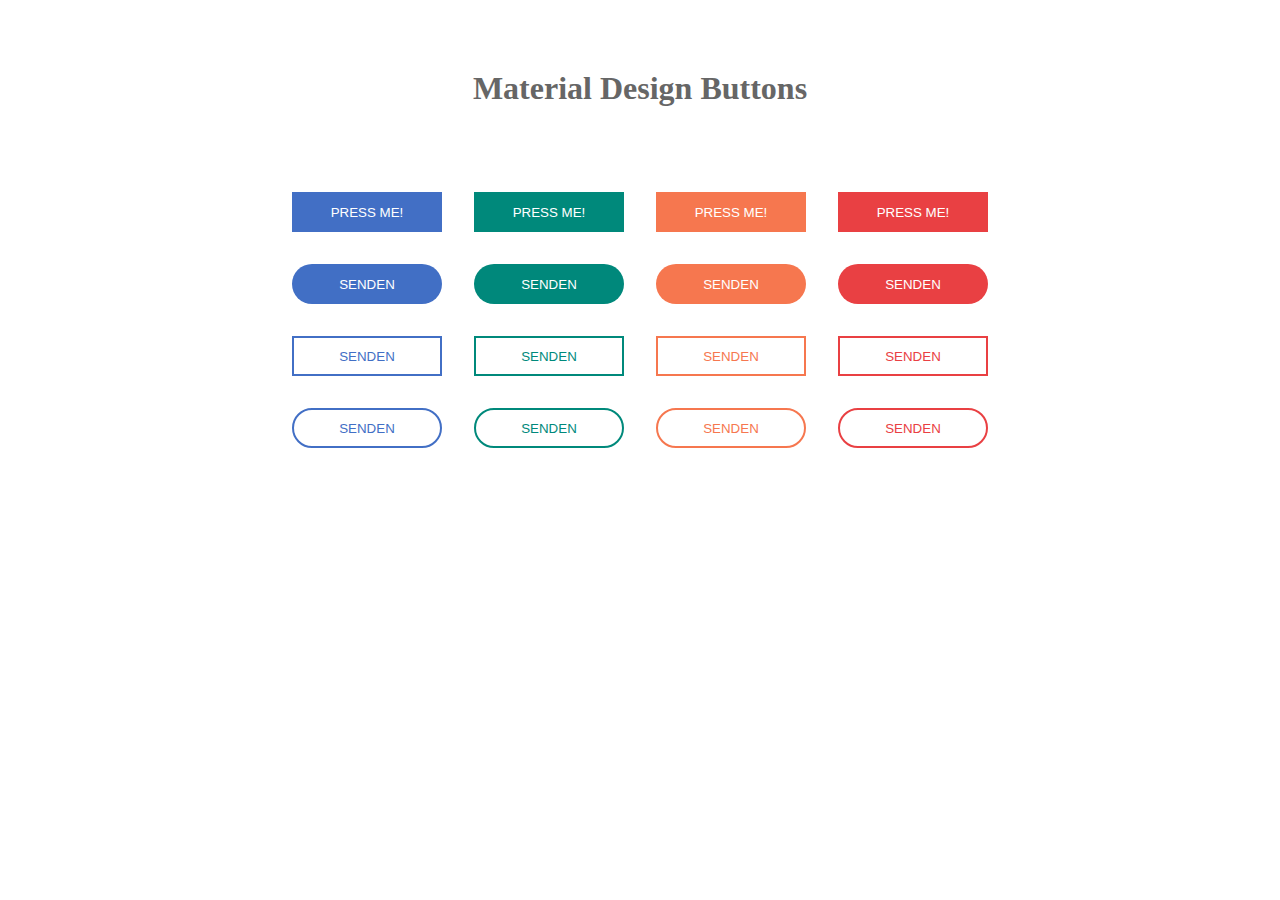
<file: 鼠标点击按钮呈现水波扩散效果/index.html>
<!DOCTYPE html>
<html>
<head>
<meta charset="UTF-8">
<title>鼠标点击按钮呈现水波扩散效果</title>
<link href="css/lanrenzhijia.css" type="text/css" rel="stylesheet" />
</head>
<body>
<h1>Material Design Buttons</h1>
<section class="container">
  <button class="btn color-1 material-design" data-color="#2f5398">Press me!</button>
  <button class="btn color-2 material-design" data-color="#004740">Press me!</button>
  <button class="btn color-3 material-design" data-color="#f34711">Press me!</button>
  <button class="btn color-4 material-design" data-color="#d2181c">Press me!</button>
  <button class="btn btn-round color-1 material-design" data-color="#ffffff">Senden</button>
  <button class="btn btn-round color-2 material-design" data-color="#ffffff">Senden</button>
  <button class="btn btn-round color-3 material-design" data-color="#ffffff">Senden</button>
  <button class="btn btn-round color-4 material-design" data-color="#ffffff">Senden</button>
  <button class="btn btn-border color-1 material-design" data-color="#2f5398">Senden</button>
  <button class="btn btn-border color-2 material-design" data-color="#004740">Senden</button>
  <button class="btn btn-border color-3 material-design" data-color="#f34711">Senden</button>
  <button class="btn btn-border color-4 material-design" data-color="#d2181c">Senden</button>
  <button class="btn btn-border btn-round color-1 material-design" data-color="#426FC5">Senden</button>
  <button class="btn btn-border btn-round color-2 material-design" data-color="#00897b">Senden</button>
  <button class="btn btn-border btn-round color-3 material-design" data-color="#f6774f">Senden</button>
  <button class="btn btn-border btn-round color-4 material-design" data-color="#e94043">Senden</button>
</section>
<script src="js/lanrenzhijia.js"></script>
</body>
</html>
</file>
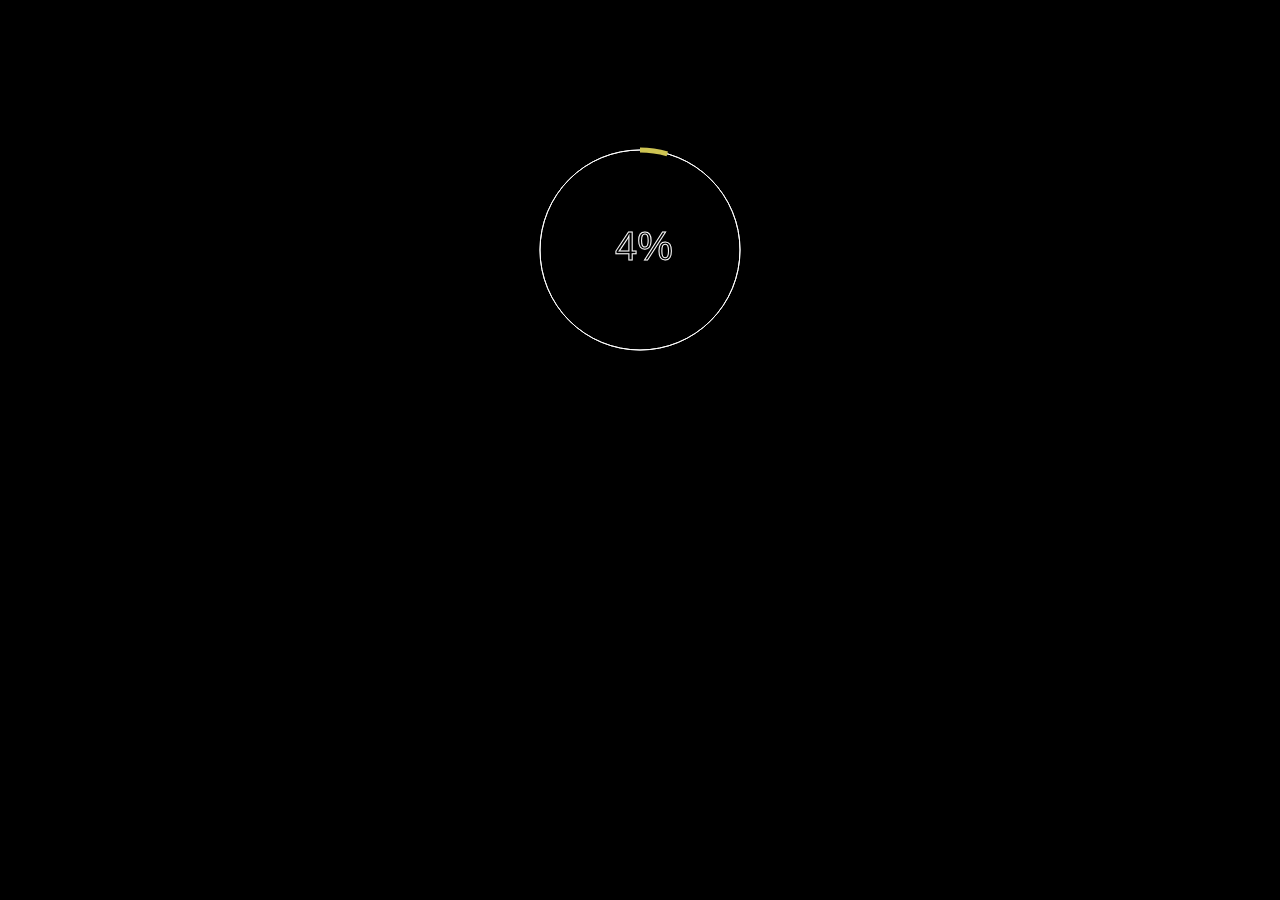
<file: css3_canvas_effect with circle progress bar_1/canvas 圆形进度条效果/index.html>
<!DOCTYPE html>
<html lang="en">

<head>
    <meta charset="UTF-8">
    <title>canvas 圆形进度条效果</title>
    <style>
        * {
            margin: 0;
            padding: 0;
        }
        
        body {
            text-align: center;
            background-color: #000;
        }
    </style>
</head>

<body>
    <canvas id="canvas" width="500" height="500" style="background:#000;"></canvas>
    <script>
        window.onload = function() {
            var canvas = document.getElementById('canvas'), //获取canvas元素
                context = canvas.getContext('2d'), //获取画图环境，指明为2d
                centerX = canvas.width / 2, //Canvas中心点x轴坐标
                centerY = canvas.height / 2, //Canvas中心点y轴坐标
                rad = Math.PI * 2 / 100, //将360度分成100份，那么每一份就是rad度
                speed = 0.1; //加载的快慢就靠它了 
            //绘制蓝色外圈
            function blueCircle(n) {
                context.save();
                context.strokeStyle = "#cec453"; //设置描边样式
                context.lineWidth = 5; //设置线宽
                context.beginPath(); //路径开始
                context.arc(centerX, centerY, 100, -Math.PI / 2, -Math.PI / 2 + n * rad, false); //用于绘制圆弧context.arc(x坐标，y坐标，半径，起始角度，终止角度，顺时针/逆时针)
                context.stroke(); //绘制
                context.closePath(); //路径结束
                context.restore();
            }
            //绘制白色外圈
            function whiteCircle() {
                context.save();
                context.beginPath();
                context.strokeStyle = "white";
                context.arc(centerX, centerY, 100, 0, Math.PI * 2, false);
                context.stroke();
                context.closePath();
                context.restore();
            }
            //百分比文字绘制
            function text(n) {
                context.save(); //save和restore可以保证样式属性只运用于该段canvas元素
                context.strokeStyle = "#fff"; //设置描边样式
                context.font = "40px Arial"; //设置字体大小和字体
                //绘制字体，并且指定位置
                context.strokeText(n.toFixed(0) + "%", centerX - 25, centerY + 10);
                context.stroke(); //执行绘制
                context.restore();
            }
            //动画循环
            (function drawFrame() {
                window.requestAnimationFrame(drawFrame, canvas);
                context.clearRect(0, 0, canvas.width, canvas.height);
                whiteCircle();
                text(speed);
                blueCircle(speed);
                if (speed > 100) {
                    speed = 0
                        // return;
                };
                speed += 0.1;
                // console.info("speed", speed)
            }());
        }
    </script>
</body>

</html>
</file>
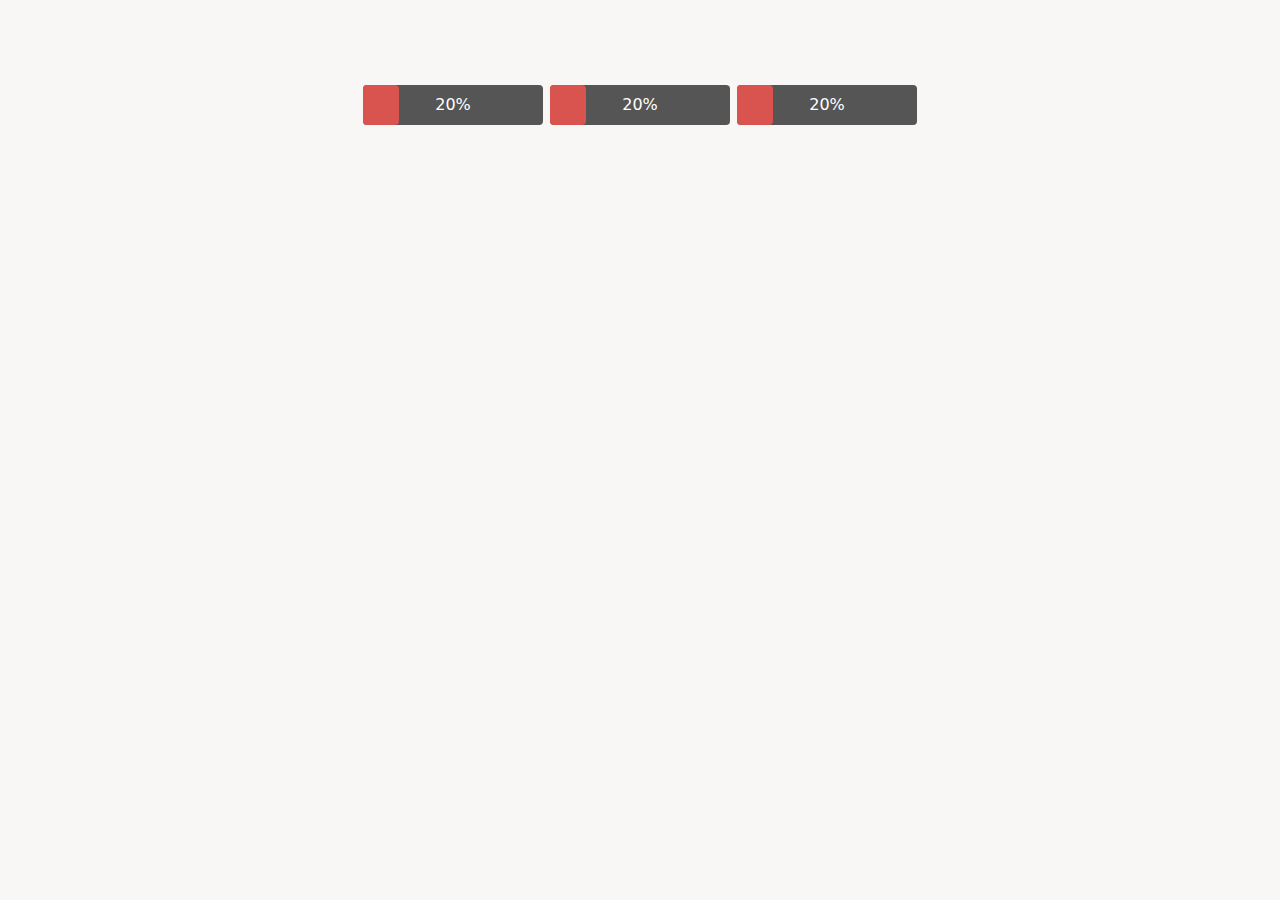
<file: css3_canvas_effect with circle progress bar_2/HTML5加载进度条百分比特效/index.html>
<!doctype html>
<html lang="zh">
<head>
<meta charset="UTF-8">
<meta http-equiv="X-UA-Compatible" content="IE=edge,chrome=1"> 
<meta name="viewport" content="width=device-width, initial-scale=1.0">
<title>HTML5加载进度条百分比特效</title>
<link rel="stylesheet" type="text/css" href="css/default.css">
</head>
<body>
<br><br><br>
<!-- 代码部分begin -->
<article class="htmleaf-container">
	<div class="htmleaf-content">
		<svg id="container"></svg>
		<svg id="container1"></svg>
		<svg id="container2"></svg>
	</div>
</article>
<script src="js/jquery-2.1.1.min.js"></script>
<script src="js/jquery.progress.js"></script>
<script>
var progress = $("#container").Progress({
	percent: 20,
	width: 180,
	height: 40,
	fontSize: 16
});

var progress1 = $("#container1").Progress({
	percent: 20,
	width: 180,
	height: 40,
	fontSize: 16,
	increaseSpeed: 2
});

var progress2 = $("#container2").Progress({
	percent: 20,
	width: 180,
	height: 40,
	fontSize: 16,
	animate: false
});

setTimeout(function(){
	progress.percent(90);
	progress1.percent(90);
	progress2.percent(90);
}, 4000);
</script>
<!-- 代码部分end -->
</body>
</html>
</file>
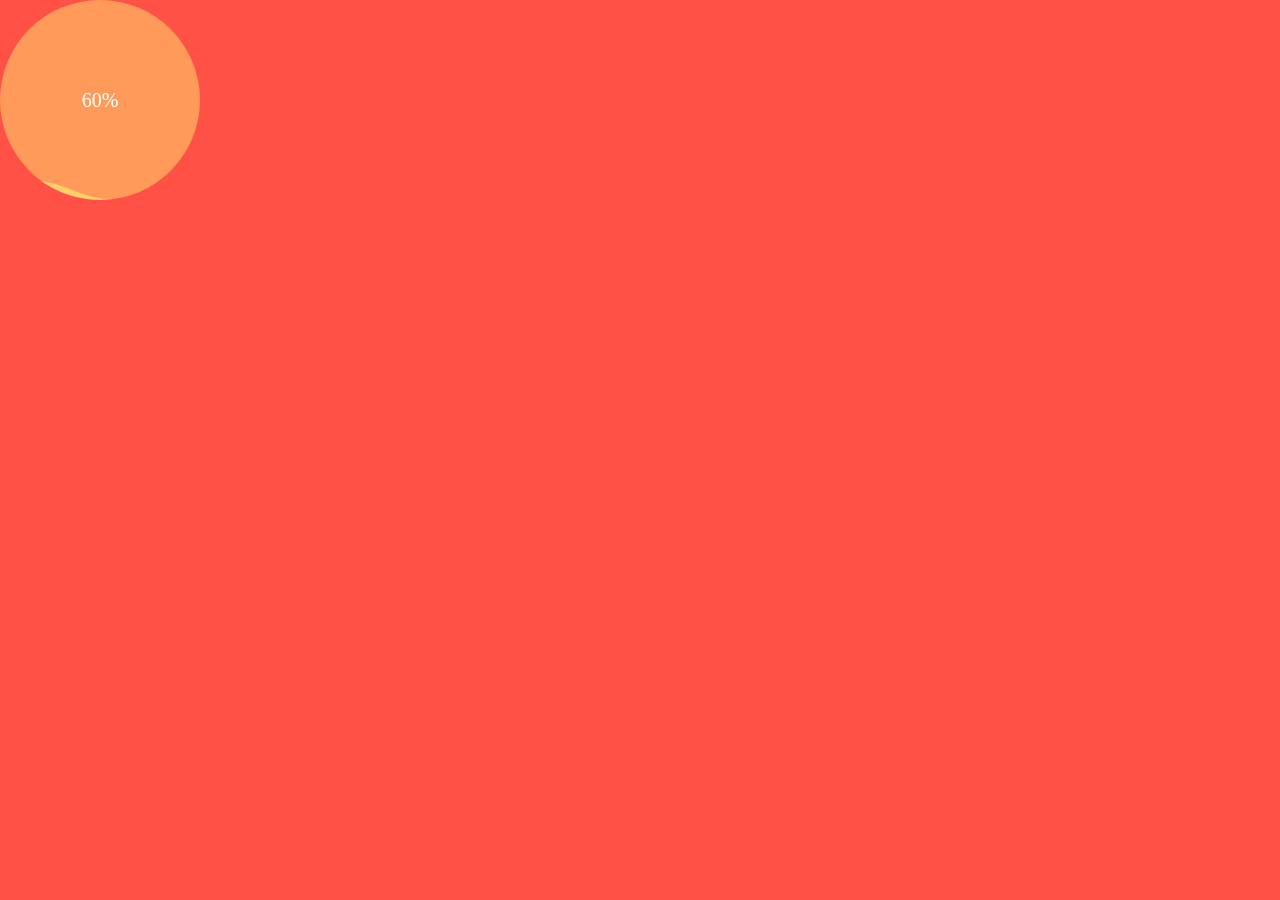
<file: css3_canvas_effect with wave loading/懒人原生HTML5波浪滚动动画/index.html>
<!DOCTYPE html>
<html lang="en">
<head>
	<meta charset="UTF-8">
	<title>懒人原生HTML5波浪滚动动画</title>
	<style>
	*{margin:0;padding:0;list-style:none;}
	body{background-color:#ff5146;}
	.wave{width:200px;height:200px;overflow:hidden;border-radius:50%;background:rgba(255,203,103,.6);margin:100px auto;position:relative;text-align:center;display:table-cell;vertical-align:middle;}
	.wave span{display:inline-block;color:#fff;font-size:20px;position:relative;z-index:2;}
	.wave canvas{position:absolute;left:0;top:0;z-index:1;}
	</style>
</head>
<body>
	<!-- 代码部分begin -->
	<div id="wave" class="wave"><span>60%</span></div>
	<script>
	var wave = (function () {
	    var ctx;
	    var waveImage;
	    var canvasWidth;
	    var canvasHeight;
	    var needAnimate = false;

	    function init (callback) {
	        var wave = document.getElementById('wave');
	        var canvas = document.createElement('canvas');
	        if (!canvas.getContext) return;
	        ctx = canvas.getContext('2d');
	        canvasWidth = wave.offsetWidth;
	        canvasHeight = wave.offsetHeight;
	        canvas.setAttribute('width', canvasWidth);
	        canvas.setAttribute('height', canvasHeight);
	        wave.appendChild(canvas);
	        waveImage = new Image();
	        waveImage.onload = function () {
	            waveImage.onload = null;
	            callback();
	        }
	        waveImage.src = 'images/wave.png';
	    }

	    function animate () {
	        var waveX = 0;
	        var waveY = 0;
	        var waveX_min = -203;
	        var waveY_max = canvasHeight * 0.7;
	        var requestAnimationFrame = 
	            window.requestAnimationFrame || 
	            window.mozRequestAnimationFrame || 
	            window.webkitRequestAnimationFrame || 
	            window.msRequestAnimationFrame ||
	            function (callback) { window.setTimeout(callback, 1000 / 60); };
	        function loop () {
	            ctx.clearRect(0, 0, canvasWidth, canvasHeight);
	            if (!needAnimate) return;
	            if (waveY < waveY_max) waveY += 1.5;
	            if (waveX < waveX_min) waveX = 0; else waveX -= 3;
	            
	            ctx.globalCompositeOperation = 'source-over';
	            ctx.beginPath();
	            ctx.arc(canvasWidth/2, canvasHeight/2, canvasHeight/2, 0, Math.PI*2, true);
	            ctx.closePath();
	            ctx.fill();

	            ctx.globalCompositeOperation = 'source-in';
	            ctx.drawImage(waveImage, waveX, canvasHeight - waveY);
	            
	            requestAnimationFrame(loop);
	        }
	        loop();
	    }

	    function start () {
	        if (!ctx) return init(start);
	        needAnimate = true;
	        setTimeout(function () {
	            if (needAnimate) animate();
	        }, 500);
	    }
	    function stop () {
	        needAnimate = false;
	    }
	    return {start: start, stop: stop};
	}());
	wave.start();
	</script>
	<!-- 代码部分end -->
</body>
</html>
</file>
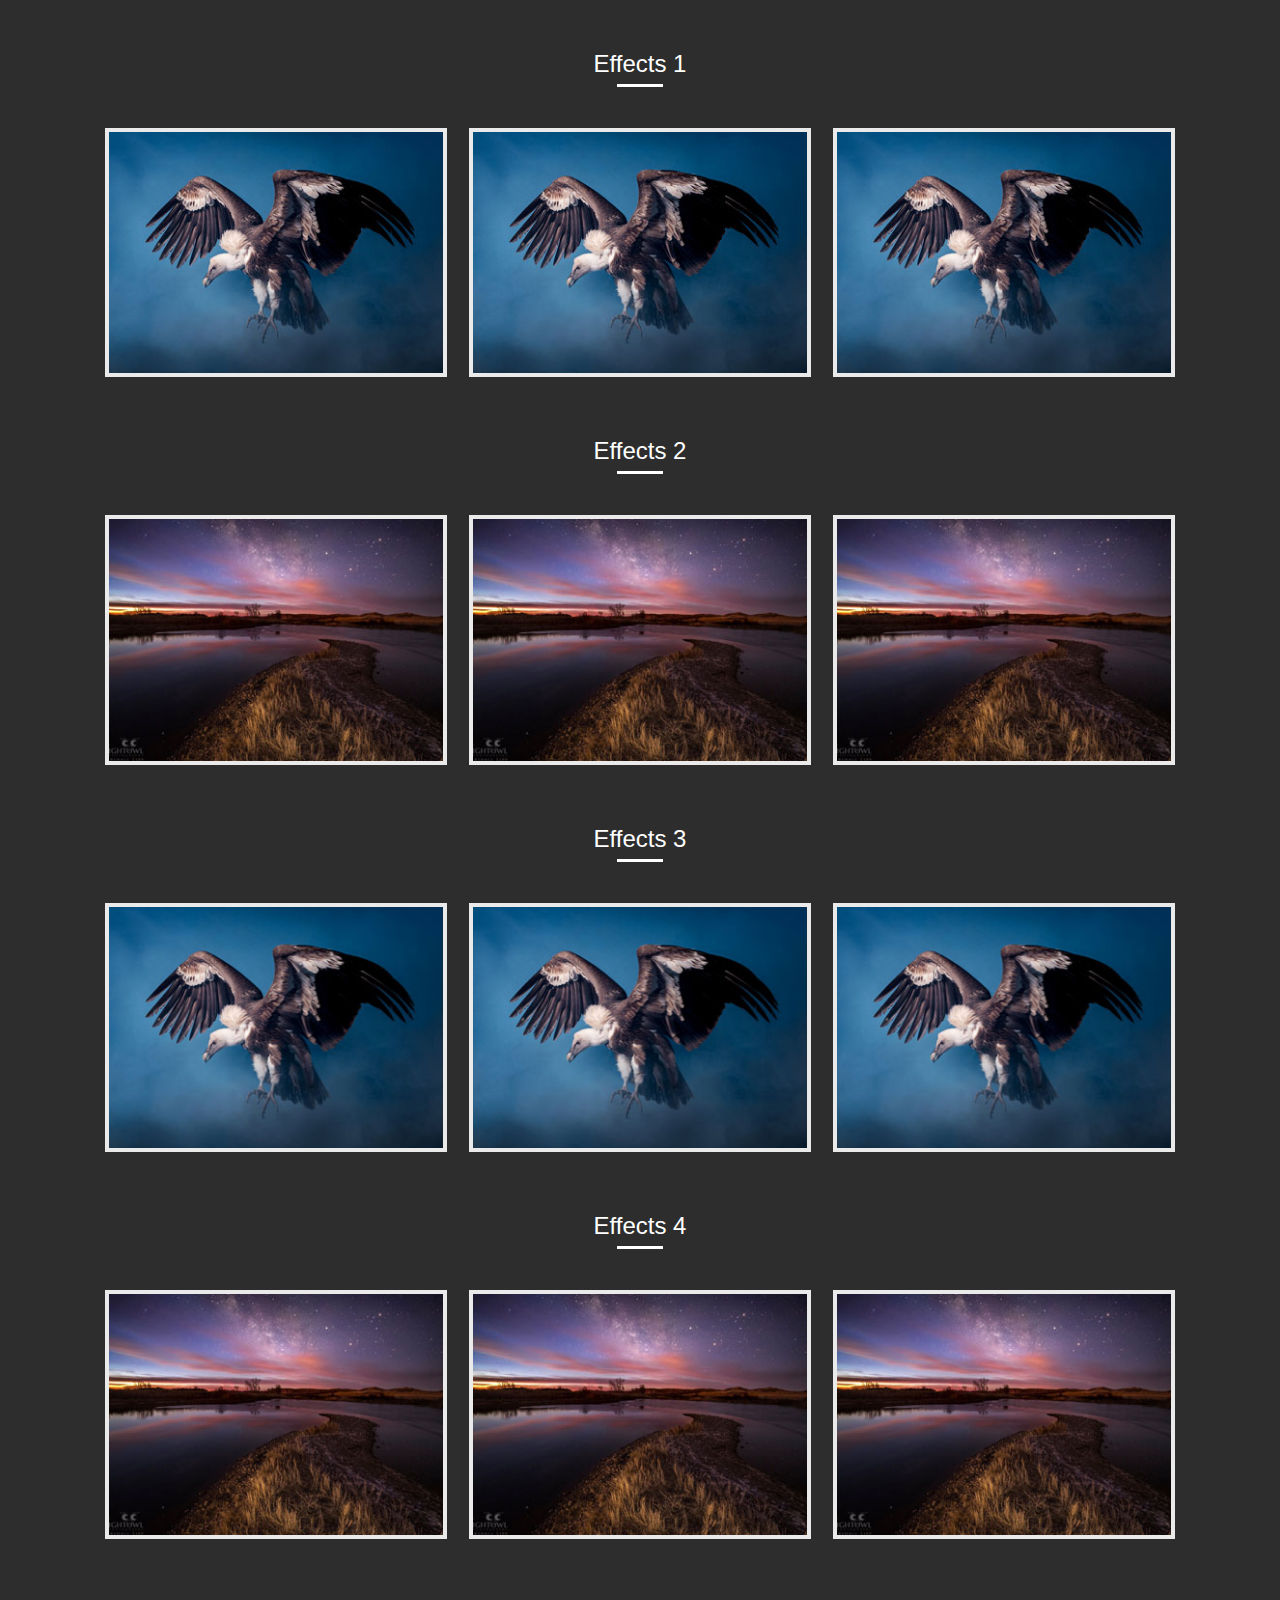
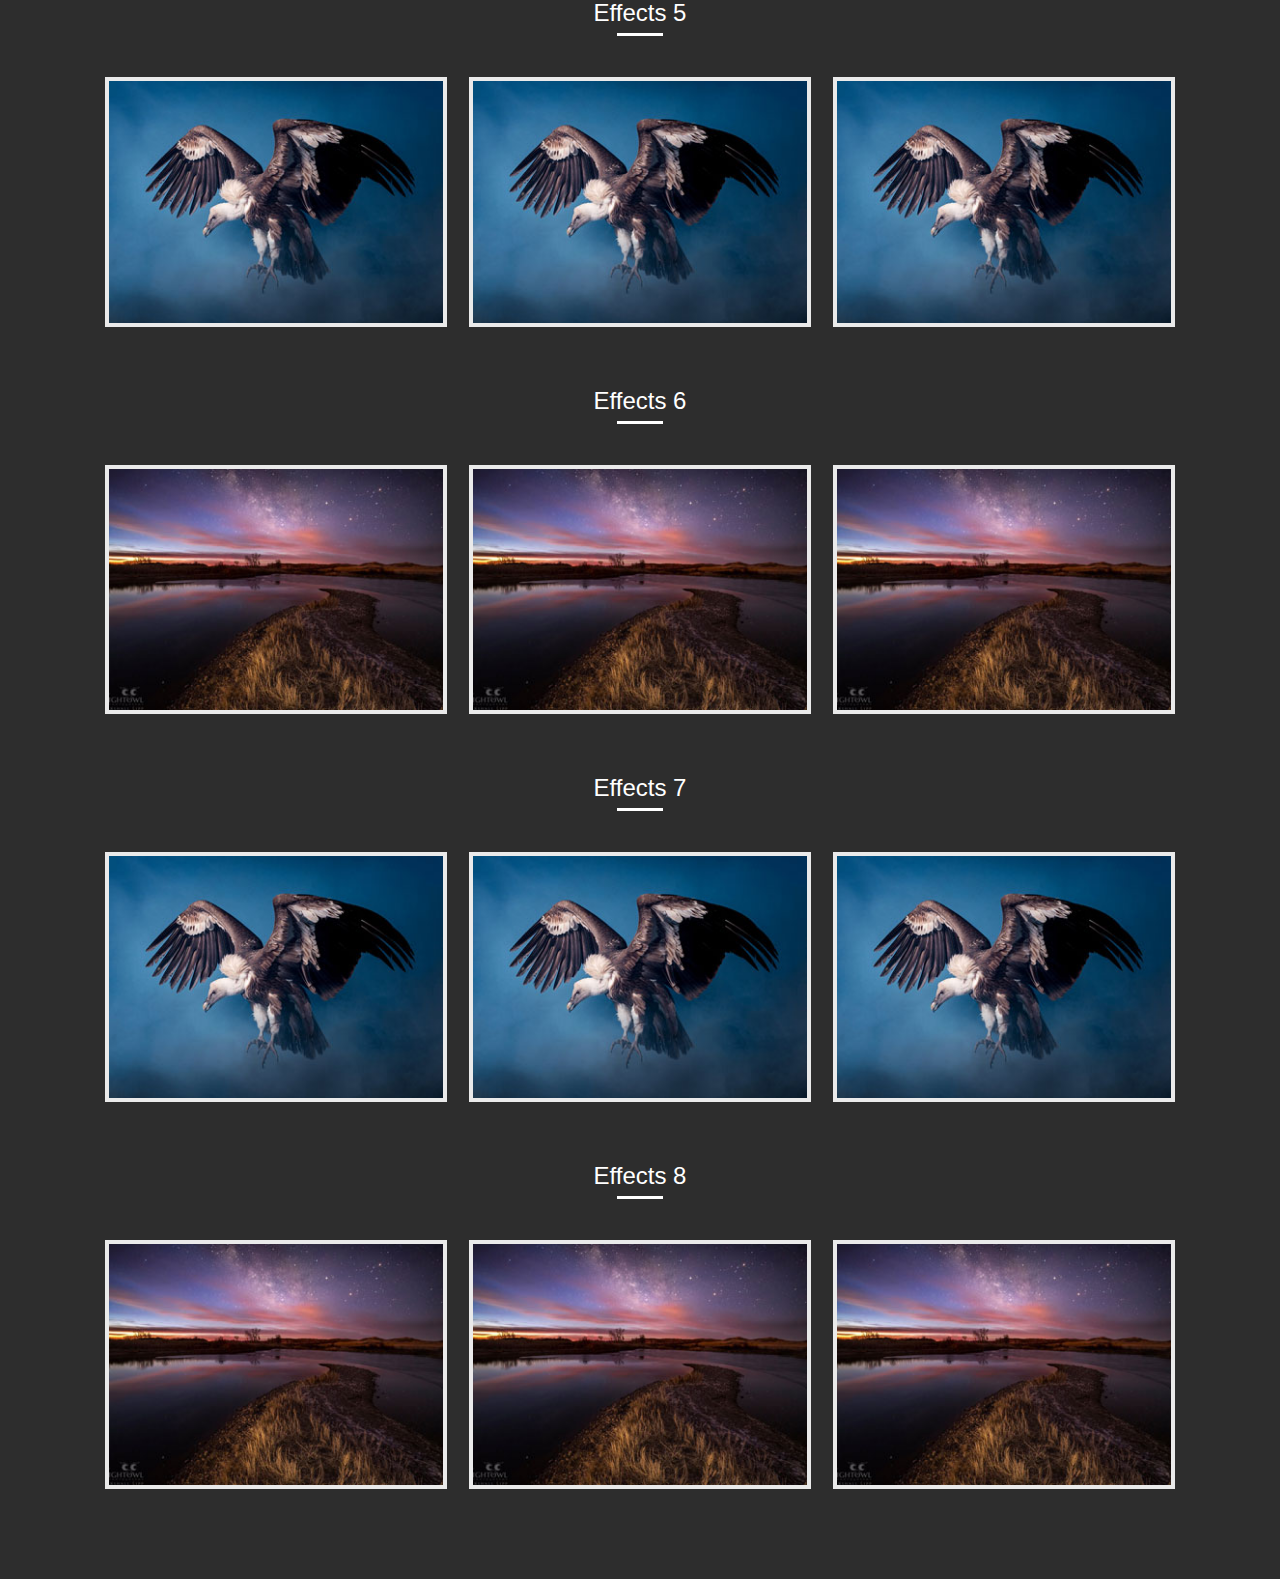
<file: css3_effect with hover img animation_1/多款炫酷鼠标悬停图文动画效果/index.html>
<!doctype html>
<html lang="zh">
<head>
	<meta charset="UTF-8">
	<meta http-equiv="X-UA-Compatible" content="IE=edge,chrome=1"> 
	<meta name="viewport" content="width=device-width, initial-scale=1.0">
	<title>多款炫酷鼠标悬停图文动画效果</title>
	<link rel="stylesheet" type="text/css" href="css/lanren.css">
</head>
<body>

	<!-- 代码部分begin -->
	<div class="lanren">
		<div class="full-length">
		    <div class="container">
		    	<!-- Effect-1 -->
		        <h2><span>Effects 1</span></h2>
		        <ul>
		        	<li>
		            	<div class="port-1 effect-1">
		                	<div class="image-box">
		                    	<img src="images/img-1.jpg" alt="Image-1">
		                    </div>
		                    <div class="text-desc">
		                    	<h3>Your Title</h3>
		                        <p>Lorem ipsum dolor sit amet, consectetur adipiscing elit, sed do eiusmod tempor incididunt ut labore et dolore magna aliqua.</p>
		                    	<a href="#" class="btn">Learn more</a>
		                    </div>
		                </div>
		            </li>
		            <li>
		            	<div class="port-1 effect-2">
		                	<div class="image-box">
		                    	<img src="images/img-1.jpg" alt="Image-2">
		                    </div>
		                    <div class="text-desc">
		                    	<h3>Your Title</h3>
		                        <p>Lorem ipsum dolor sit amet, consectetur adipiscing elit, sed do eiusmod tempor incididunt ut labore et dolore magna aliqua.</p>
		                    	<a href="#" class="btn">Learn more</a>
		                    </div>
		                </div>
		            </li>
		            <li>
		            	<div class="port-1 effect-3">
		                	<div class="image-box">
		                    	<img src="images/img-1.jpg" alt="Image-3">
		                    </div>
		                    <div class="text-desc">
		                    	<h3>Your Title</h3>
		                        <p>Lorem ipsum dolor sit amet, consectetur adipiscing elit, sed do eiusmod tempor incididunt ut labore et dolore magna aliqua.</p>
		                    	<a href="#" class="btn">Learn more</a>
		                    </div>
		                </div>
		            </li>
		        </ul>
		        <!-- Effect-1 End -->
		        
		    	<!-- Effect-2 -->
		    	<h2><span>Effects 2</span></h2>
		    	<ul>
		        	<li>
		            	<div class="port-2 effect-1">
		                	<div class="image-box">
		                    	<img src="images/img-2.jpg" alt="Image-1">
		                    </div>
		                    <div class="text-desc">
		                    	<h3>Your Title</h3>
		                        <p>Lorem ipsum dolor sit amet, consectetur adipiscing elit, sed do eiusmod tempor incididunt ut labore et dolore magna aliqua.</p>
		                    	<a href="#" class="btn">Learn more</a>
		                    </div>
		                </div>
		            </li>
		            <li>
		            	<div class="port-2 effect-2">
		                	<div class="image-box">
		                    	<img src="images/img-2.jpg" alt="Image-2">
		                    </div>
		                    <div class="text-desc">
		                    	<h3>Your Title</h3>
		                        <p>Lorem ipsum dolor sit amet, consectetur adipiscing elit, sed do eiusmod tempor incididunt ut labore et dolore magna aliqua.</p>
		                    	<a href="#" class="btn">Learn more</a>
		                    </div>
		                </div>
		            </li>
		            <li>
		            	<div class="port-2 effect-3">
		                	<div class="image-box">
		                    	<img src="images/img-2.jpg" alt="Image-3">
		                    </div>
		                    <div class="text-desc">
		                    	<h3>Your Title</h3>
		                        <p>Lorem ipsum dolor sit amet, consectetur adipiscing elit, sed do eiusmod tempor incididunt ut labore et dolore magna aliqua.</p>
		                    	<a href="#" class="btn">Learn more</a>
		                    </div>
		                </div>
		            </li>
		        </ul>
		        <!-- Effect-2 End -->
		        
		        <!-- Effect-3 -->
		    	<h2><span>Effects 3</span></h2>
		    	<ul>
		        	<li>
		            	<div class="port-3 effect-1">
		                	<div class="image-box">
		                    	<img src="images/img-1.jpg" alt="Image-1">
		                    </div>
		                    <div class="text-desc">
		                    	<h3>Your Title</h3>
		                        <p>Lorem ipsum dolor sit amet, consectetur adipiscing elit, sed do eiusmod tempor incididunt ut labore et dolore magna aliqua.</p>
		                    	<a href="#" class="btn">Learn more</a>
		                    </div>
		                </div>
		            </li>
		            <li>
		            	<div class="port-3 effect-2">
		                	<div class="image-box">
		                    	<img src="images/img-1.jpg" alt="Image-2">
		                    </div>
		                    <div class="text-desc">
		                    	<h3>Your Title</h3>
		                        <p>Lorem ipsum dolor sit amet, consectetur adipiscing elit, sed do eiusmod tempor incididunt ut labore et dolore magna aliqua.</p>
		                    	<a href="#" class="btn">Learn more</a>
		                    </div>
		                </div>
		            </li>
		            <li>
		            	<div class="port-3 effect-3">
		                	<div class="image-box">
		                    	<img src="images/img-1.jpg" alt="Image-3">
		                    </div>
		                    <div class="text-desc">
		                    	<h3>Your Title</h3>
		                        <p>Lorem ipsum dolor sit amet, consectetur adipiscing elit, sed do eiusmod tempor incididunt ut labore et dolore magna aliqua.</p>
		                    	<a href="#" class="btn">Learn more</a>
		                    </div>
		                </div>
		            </li>
		        </ul>
		        <!-- Effect-3 End -->
		        
		        <!-- Effect-4 -->
		    	<h2><span>Effects 4</span></h2>
		    	<ul>
		        	<li>
		            	<div class="port-4 effect-1">
		                	<div class="image-box">
		                    	<img src="images/img-2.jpg" alt="Image-1">
		                    </div>
		                    <div class="text-desc">
		                    	<h3>Your Title</h3>
		                        <p>Lorem ipsum dolor sit amet, consectetur adipiscing elit, sed do eiusmod tempor incididunt ut labore et dolore magna aliqua.</p>
		                    	<a href="#" class="btn">Learn more</a>
		                    </div>
		                </div>
		            </li>
		            <li>
		            	<div class="port-4 effect-2">
		                	<div class="image-box">
		                    	<img src="images/img-2.jpg" alt="Image-2">
		                    </div>
		                    <div class="text-desc">
		                    	<h3>Your Title</h3>
		                        <p>Lorem ipsum dolor sit amet, consectetur adipiscing elit, sed do eiusmod tempor incididunt ut labore et dolore magna aliqua.</p>
		                    	<a href="#" class="btn">Learn more</a>
		                    </div>
		                </div>
		            </li>
		            <li>
		            	<div class="port-4 effect-3">
		                	<div class="image-box">
		                    	<img src="images/img-2.jpg" alt="Image-3">
		                    </div>
		                    <div class="text-desc">
		                    	<h3>Your Title</h3>
		                        <p>Lorem ipsum dolor sit amet, consectetur adipiscing elit, sed do eiusmod tempor incididunt ut labore et dolore magna aliqua.</p>
		                    	<a href="#" class="btn">Learn more</a>
		                    </div>
		                </div>
		            </li>
		        </ul>
		        <!-- Effect-4 End -->
		        
		        <!-- Effect-5 -->
		    	<h2><span>Effects 5</span></h2>
		    	<ul>
		        	<li>
		            	<div class="port-5 effect-1">
		                	<div class="image-box">
		                    	<img src="images/img-1.jpg" alt="Image-1">
		                    </div>
		                    <div class="text-desc">
		                    	<h3>Your Title</h3>
		                        <p>Lorem ipsum dolor sit amet, consectetur adipiscing elit, sed do eiusmod tempor incididunt ut labore et dolore magna aliqua.</p>
		                    	<a href="#" class="btn">Learn more</a>
		                    </div>
		                </div>
		            </li>
		            <li>
		            	<div class="port-5 effect-2">
		                	<div class="image-box">
		                    	<img src="images/img-1.jpg" alt="Image-2">
		                    </div>
		                    <div class="text-desc">
		                    	<h3>Your Title</h3>
		                        <p>Lorem ipsum dolor sit amet, consectetur adipiscing elit, sed do eiusmod tempor incididunt ut labore et dolore magna aliqua.</p>
		                    	<a href="#" class="btn">Learn more</a>
		                    </div>
		                </div>
		            </li>
		            <li>
		            	<div class="port-5 effect-3">
		                	<div class="image-box">
		                    	<img src="images/img-1.jpg" alt="Image-3">
		                    </div>
		                    <div class="text-desc">
		                    	<h3>Your Title</h3>
		                        <p>Lorem ipsum dolor sit amet, consectetur adipiscing elit, sed do eiusmod tempor incididunt ut labore et dolore magna aliqua.</p>
		                    	<a href="#" class="btn">Learn more</a>
		                    </div>
		                </div>
		            </li>
		        </ul>
		        <!-- Effect-5 End -->
		        
		        <!-- Effect-6 -->
		    	<h2><span>Effects 6</span></h2>
		    	<ul>
		        	<li>
		            	<div class="port-6 effect-1">
		                	<div class="image-box">
		                    	<img src="images/img-2.jpg" alt="Image-1">
		                    </div>
		                    <div class="text-desc">
		                    	<h3>Your Title</h3>
		                        <p>Lorem ipsum dolor sit amet, consectetur adipiscing elit, sed do eiusmod tempor incididunt ut labore et dolore magna aliqua.</p>
		                    	<a href="#" class="btn">Learn more</a>
		                    </div>
		                </div>
		            </li>
		            <li>
		            	<div class="port-6 effect-2">
		                	<div class="image-box">
		                    	<img src="images/img-2.jpg" alt="Image-2">
		                    </div>
		                    <div class="text-desc">
		                    	<h3>Your Title</h3>
		                        <p>Lorem ipsum dolor sit amet, consectetur adipiscing elit, sed do eiusmod tempor incididunt ut labore et dolore magna aliqua.</p>
		                    	<a href="#" class="btn">Learn more</a>
		                    </div>
		                </div>
		            </li>
		            <li>
		            	<div class="port-6 effect-3">
		                	<div class="image-box">
		                    	<img src="images/img-2.jpg" alt="Image-3">
		                    </div>
		                    <div class="text-desc">
		                    	<h3>Your Title</h3>
		                        <p>Lorem ipsum dolor sit amet, consectetur adipiscing elit, sed do eiusmod tempor incididunt ut labore et dolore magna aliqua.</p>
		                    	<a href="#" class="btn">Learn more</a>
		                    </div>
		                </div>
		            </li>
		        </ul>
		        <!-- Effect-6 End -->
		        
		        <!-- Effect-7 -->
		    	<h2><span>Effects 7</span></h2>
		    	<ul>
		        	<li>
		            	<div class="port-7 effect-1">
		                	<div class="image-box">
		                    	<img src="images/img-1.jpg" alt="Image-1">
		                    </div>
		                    <div class="text-desc">
		                    	<h3>Your Title</h3>
		                        <p>Lorem ipsum dolor sit amet, consectetur adipiscing elit, sed do eiusmod tempor incididunt ut labore et dolore magna aliqua.</p>
		                    	<a href="#" class="btn">Learn more</a>
		                    </div>
		                </div>
		            </li>
		            <li>
		            	<div class="port-7 effect-2">
		                	<div class="image-box">
		                    	<img src="images/img-1.jpg" alt="Image-2">
		                    </div>
		                    <div class="text-desc">
		                    	<h3>Your Title</h3>
		                        <p>Lorem ipsum dolor sit amet, consectetur adipiscing.</p>
		                    	<a href="#" class="btn">Learn more</a>
		                    </div>
		                </div>
		            </li>
		            <li>
		            	<div class="port-7 effect-3">
		                	<div class="image-box">
		                    	<img src="images/img-1.jpg" alt="Image-3">
		                    </div>
		                    <div class="text-desc">
		                    	<h3>Your Title</h3>
		                        <p>Lorem ipsum dolor sit amet, consectetur adipiscing elit, sed do eiusmod tempor incididunt ut labore et dolore magna aliqua.</p>
		                    	<a href="#" class="btn">Learn more</a>
		                    </div>
		                </div>
		            </li>
		        </ul>
		        <!-- Effect-7 End -->
		        
		        <!-- Effect-8 -->
		    	<h2><span>Effects 8</span></h2>
		    	<ul>
		        	<li>
		            	<div class="port-8 effect-1">
		                	<div class="image-box">
		                    	<img src="images/img-2.jpg" alt="Image-1">
		                    </div>
		                    <div class="text-desc">
		                    	<h3>Your Title</h3>
		                        <p>Lorem ipsum dolor sit amet, consectetur adipiscing elit, sed do eiusmod tempor incididunt ut labore et dolore magna aliqua.</p>
		                    	<a href="#" class="btn">Learn more</a>
		                    </div>
		                </div>
		            </li>
		            <li>
		            	<div class="port-8 effect-2">
		                	<div class="image-box">
		                    	<img src="images/img-2.jpg" alt="Image-2">
		                    </div>
		                    <div class="text-desc">
		                    	<h3>Your Title</h3>
		                        <p>Lorem ipsum dolor sit amet, consectetur adipiscing elit, sed do eiusmod tempor incididunt ut labore et dolore magna aliqua.</p>
		                    	<a href="#" class="btn">Learn more</a>
		                    </div>
		                </div>
		            </li>
		            <li>
		            	<div class="port-8 effect-3">
		                	<div class="image-box">
		                    	<img src="images/img-2.jpg" alt="Image-3">
		                    </div>
		                    <div class="text-desc">
		                    	<h3>Your Title</h3>
		                        <p>Lorem ipsum dolor sit amet, consectetur adipiscing elit, sed do eiusmod tempor incididunt.</p>
		                    	<a href="#" class="btn">Learn more</a>
		                    </div>
		                </div>
		            </li>
		        </ul>
		        <!-- Effect-8 End -->
		    </div>
		</div>
	</div>
	<!-- 代码部分end -->
	
</html>
</file>
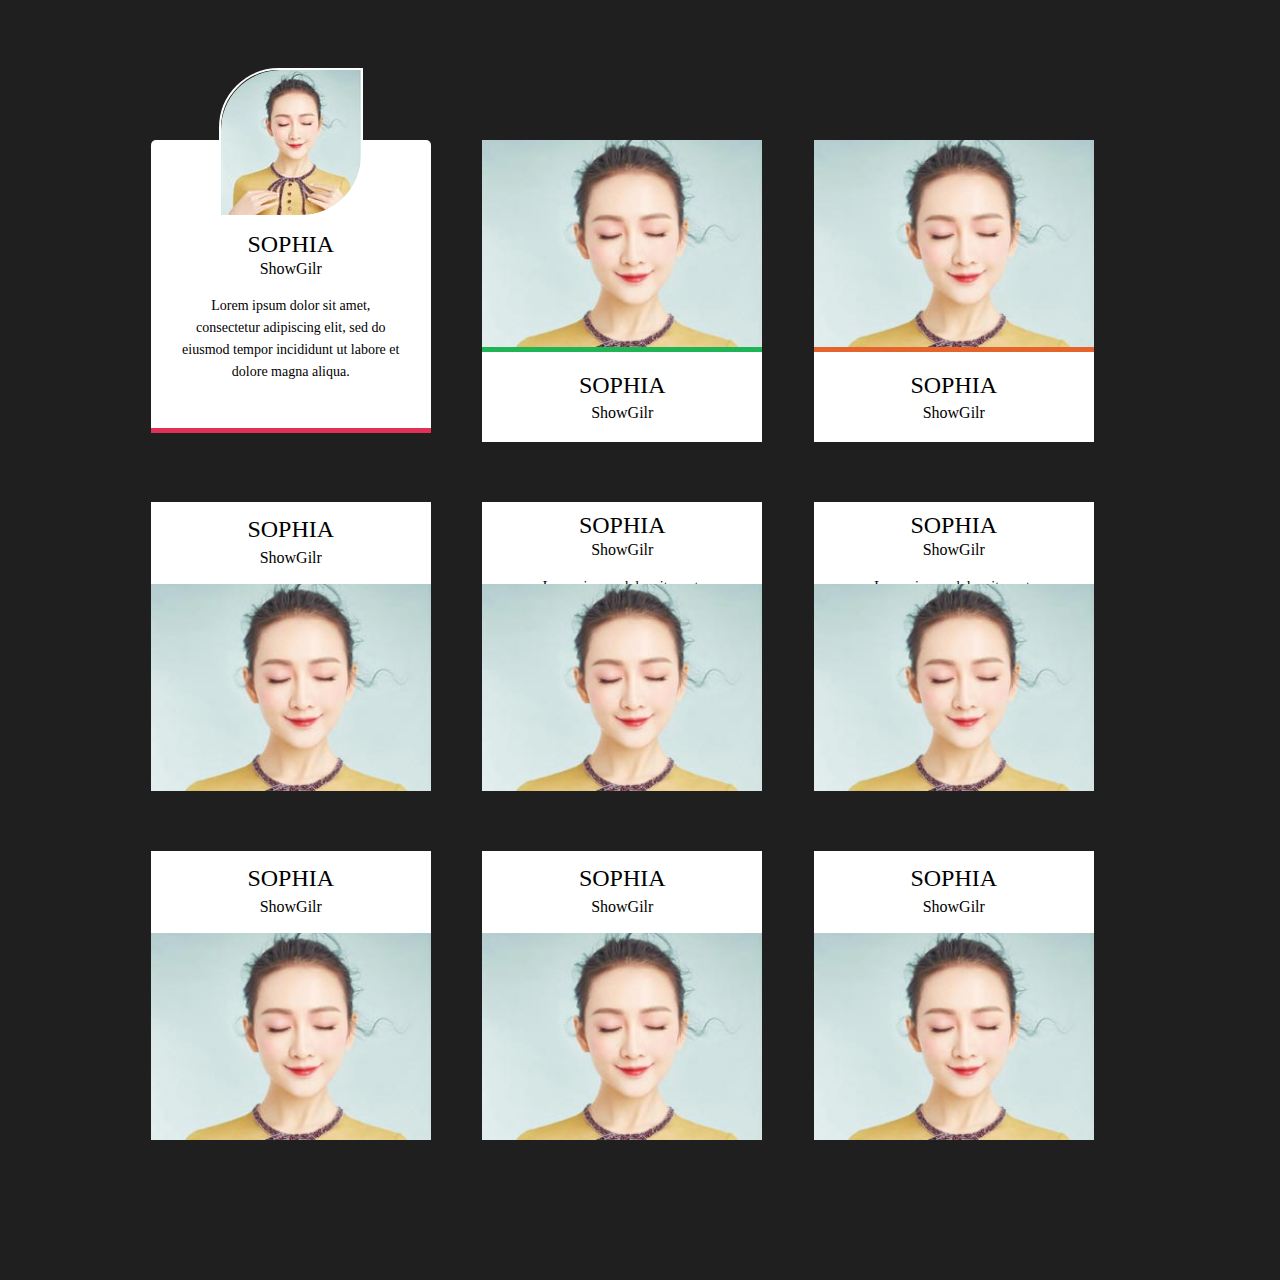
<file: css3_effect with hover img animation_2/适合图片列表排列(文字说明较多)的CSS3动画效果/index.html>
﻿<!DOCTYPE html>
<html lang="zh">
<head>
<meta charset="UTF-8">
<title>适合图片列表排列(文字说明较多)的CSS3动画效果</title>
<link rel="stylesheet" type="text/css" href="css/style.css">
</head>
<body>

<!-- 代码部分begin -->
<div class="container">
<!-- Team members structure start -->
	<div class="team-members row">
		<!-- effect-1 html -->
		<div class="single-member effect-1">
			<div class="member-image">
				<img src="images/member_140x145.jpg" alt="Member">
			</div>
			<div class="member-info">
				<h3>Sophia</h3>
				<h5>ShowGilr</h5>
				<p>Lorem ipsum dolor sit amet, consectetur adipiscing elit, sed do eiusmod tempor incididunt ut labore et dolore magna aliqua.</p>
				<div class="social-touch">
					<a class="fb-touch" href="#"></a>
					<a class="tweet-touch" href="#"></a>
					<a class="linkedin-touch" href="#"></a>
				</div>
			</div>
		</div>
		<!-- effect-1 html end -->
		
		<!-- effect-2 html -->
		<div class="single-member effect-2">
			<div class="member-image">
				<img src="images/member_270x210.jpg" alt="Member">
			</div>
			<div class="member-info">
				<h3>Sophia</h3>
				<h5>ShowGilr</h5>
				<p>Lorem ipsum dolor sit amet, consectetur adipiscing elit, sed do eiusmod tempor incididunt ut labore et dolore magna aliqua.</p>
				<div class="social-touch">
					<a class="fb-touch" href="#"></a>
					<a class="tweet-touch" href="#"></a>
					<a class="linkedin-touch" href="#"></a>
				</div>
			</div>
		</div>
		<!-- effect-2 html end -->
		
		<!-- effect-3 html -->
		<div class="single-member effect-3">
			<div class="member-image">
				<img src="images/member_270x210.jpg" alt="Member">
			</div>
			<div class="member-info">
				<h3>Sophia</h3>
				<h5>ShowGilr</h5>
				<p>Lorem ipsum dolor sit amet, consectetur adipiscing elit, sed do eiusmod tempor incididunt ut labore et dolore magna aliqua.</p>
				<div class="social-touch">
					<a class="fb-touch" href="#"></a>
					<a class="tweet-touch" href="#"></a>
					<a class="linkedin-touch" href="#"></a>
				</div>
			</div>
		</div>
		<!-- effect-3 html end -->
		
		<!-- effect-4 html -->
		<div class="single-member effect-4">
			<div class="member-info">
				<h3>Sophia</h3>
				<h5>ShowGilr</h5>
			</div>
			<div class="member-image">
				<img src="images/member_270x210.jpg" alt="Member">
			</div>
			<div class="more-info">
				<p>Lorem ipsum dolor sit amet, consectetur adipiscing elit, sed do eiusmod tempor incididunt ut labore et dolore magna aliqua. Lorem ipsum dolor sit amet, consectetur adipiscing elit sed do eiusmod tempor incididunt.</p>
				<div class="social-touch icon-colored">
					<a class="fb-touch" href="#"></a>
					<a class="tweet-touch" href="#"></a>
					<a class="linkedin-touch" href="#"></a>
				</div>
			</div>
		</div>
		<!-- effect-4 html end -->
		
		<!-- effect-5 html -->
		<div class="single-member effect-5">
			<div class="member-image">
				<img src="images/member_270x210.jpg" alt="Member">
			</div>
			<div class="member-info">
				<h3>Sophia</h3>
				<h5>ShowGilr</h5>
				<p>Lorem ipsum dolor sit amet, consectetur adipiscing elit, sed do eiusmod tempor incididunt ut labore et dolore magna aliqua.</p>
				<div class="social-touch icon-colored">
					<a class="fb-touch" href="#"></a>
					<a class="tweet-touch" href="#"></a>
					<a class="linkedin-touch" href="#"></a>
				</div>
			</div>
		</div>
		<!-- effect-5 html end -->
		
		<!-- effect-6 html -->
		<div class="single-member effect-6">
			<div class="member-image">
				<img src="images/member_270x210.jpg" alt="Member">
			</div>
			<div class="member-info">
				<h3>Sophia</h3>
				<h5>ShowGilr</h5>
				<p>Lorem ipsum dolor sit amet, consectetur adipiscing elit, sed do eiusmod tempor incididunt ut labore et dolore magna aliqua.</p>
				<div class="social-touch icon-colored">
					<a class="fb-touch" href="#"></a>
					<a class="tweet-touch" href="#"></a>
					<a class="linkedin-touch" href="#"></a>
				</div>
			</div>
			<div class="border-green"></div>
		</div>
		<!-- effect-6 html end -->
		
		<!-- effect-7 html -->
		<div class="single-member effect-7">
			<div class="member-info">
				<h3>Sophia</h3>
				<h5>ShowGilr</h5>
			</div>
			<div class="member-image">
				<img src="images/member_270x210.jpg" alt="Member">
			</div>
			<div class="more-info">
				<p>Lorem ipsum dolor sit amet, consectetur adipiscing elit, sed do eiusmod tempor incididunt ut labore et dolore magna aliqua. Lorem ipsum dolor sit amet, consectetur adipiscing elit sed do eiusmod tempor incididunt.</p>
				<div class="social-touch icon-colored">
					<a class="fb-touch" href="#"></a>
					<a class="tweet-touch" href="#"></a>
					<a class="linkedin-touch" href="#"></a>
				</div>
			</div>
		</div>
		<!-- effect-7 html end -->
		
		<!-- effect-8 html -->
		<div class="single-member effect-8">
			<div class="member-info">
				<h3>Sophia</h3>
				<h5>ShowGilr</h5>
			</div>
			<div class="member-image">
				<img src="images/member_270x210.jpg" alt="Member">
			</div>
			<div class="more-info">
				<p>Lorem ipsum dolor sit amet, consectetur adipiscing elit, sed do eiusmod tempor incididunt ut labore et dolore magna aliqua, Lorem ipsum dolor sit amet.</p>
				<div class="social-touch icon-colored">
					<a class="fb-touch" href="#"></a>
					<a class="tweet-touch" href="#"></a>
					<a class="linkedin-touch" href="#"></a>
				</div>
			</div>
		</div>
		<!-- effect-8 html end -->
		
		<!-- effect-9 html -->
		<div class="single-member effect-9">
			<div class="member-info">
				<h3>Sophia</h3>
				<h5>ShowGilr</h5>
			</div>
			<div class="member-image">
				<img src="images/member_270x210.jpg" alt="Member">
			</div>
			<div class="more-info">
				<p>Lorem ipsum dolor sit amet, consectetur adipiscing elit, sed do eiusmod tempor incididunt ut labore et dolore magna aliqua, Lorem ipsum dolor sit amet, consectetur adipiscing elit sed do eiusmod tempor incididunt.</p>
				<div class="social-touch icon-colored">
					<a class="fb-touch" href="#"></a>
					<a class="tweet-touch" href="#"></a>
					<a class="linkedin-touch" href="#"></a>
				</div>
			</div>
		</div>
		<!-- effect-9 html end -->
		
	</div>
<!-- Team members structure start -->
</div>
<!-- 代码部分end -->

</body>
</html>
</file>
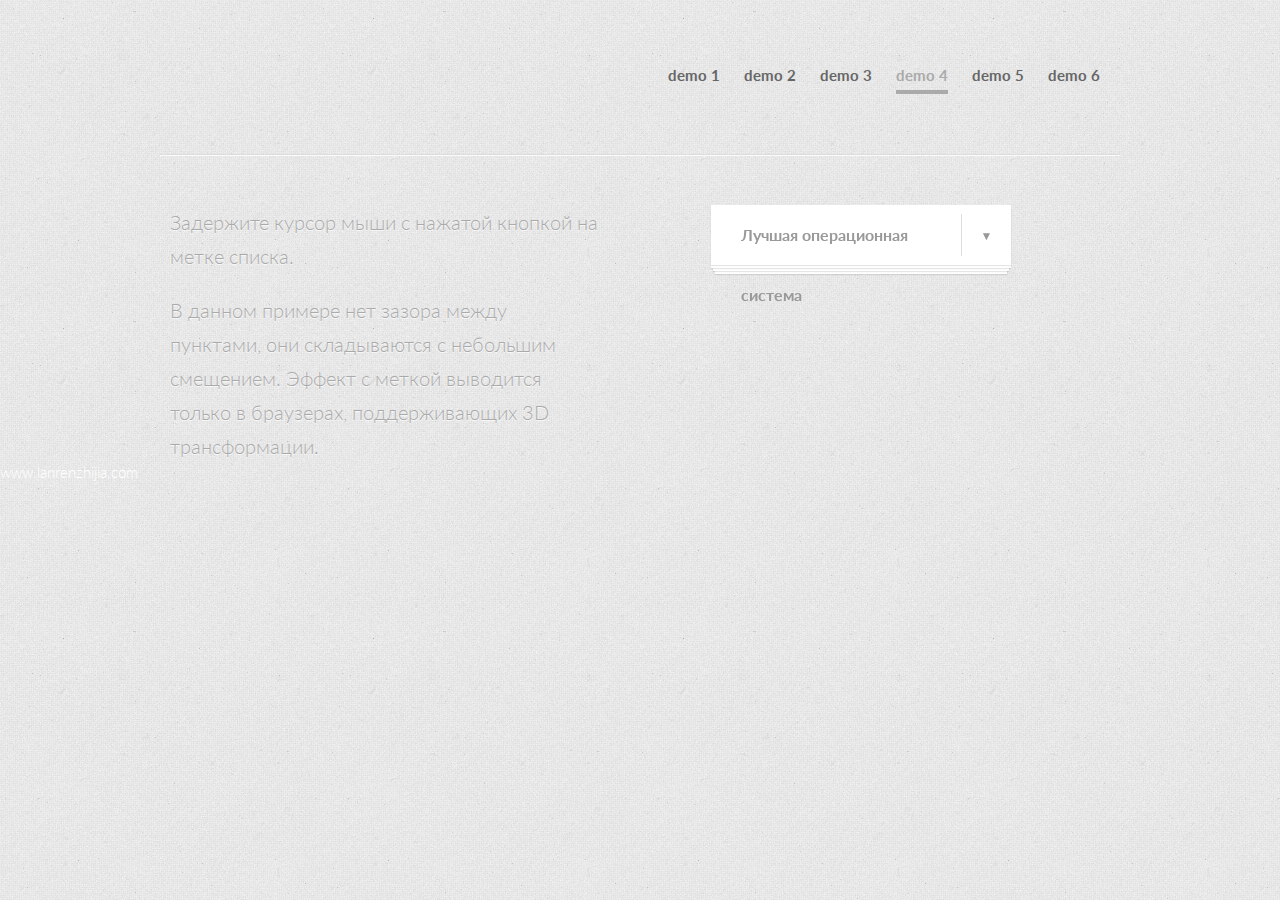
<file: 简单有效的多重css3漂亮下拉样式/index4.html>
<!DOCTYPE html>
<html lang="ru">
	<head>
		<meta charset="UTF-8" />
		<meta http-equiv="X-UA-Compatible" content="IE=edge,chrome=1"> 
		<meta name="viewport" content="width=device-width, initial-scale=1.0"> 
		<title>简单有效的多重css3漂亮下拉样式 -- demo4</title>
		<link rel="stylesheet" type="text/css" href="css/style4.css" />
		<script src="js/modernizr.custom.63321.js"></script>
	</head>
	<body>
		<div class="container">			
			<header class="clearfix">			
				<nav class="codrops-demos">
					<a href="index.html">demo 1</a>
					<a href="index2.html">demo 2</a>
					<a href="index3.html">demo 3</a>
					<a class="current-demo" href="index4.html">demo 4</a>
					<a href="index5.html">demo 5</a>
					<a href="index6.html">demo 6</a>
				</nav>				
			</header>
			<section class="main clearfix">
				<div class="fleft">
					<p>Задержите курсор мыши с нажатой кнопкой на метке списка.</p>
					<p>В данном примере нет зазора между пунктами, они складываются с небольшим смещением. Эффект с меткой выводится только в браузерах, поддерживающих 3D трансформации.</p>
				</div>
				<div class="fleft">
					<select id="cd-dropdown" class="cd-select">
						<option value="-1" selected>Лучшая операционная система</option>
						<option value="1" class="icon-tux">Linux</option>
						<option value="2" class="icon-finder">Mac</option>
						<option value="3" class="icon-windows">Windows</option>
						<option value="4" class="icon-android">Android</option>
					</select>
				</div>
			</section>
		</div><!-- /container -->
		<script src="js/jquery.min.js"></script>
		<script src="js/jquery.dropdown.js"></script>
		<script>
			
			$( function() {
				
				$( '#cd-dropdown' ).dropdown();

			});

		</script>
	</body>
</html>
</file>
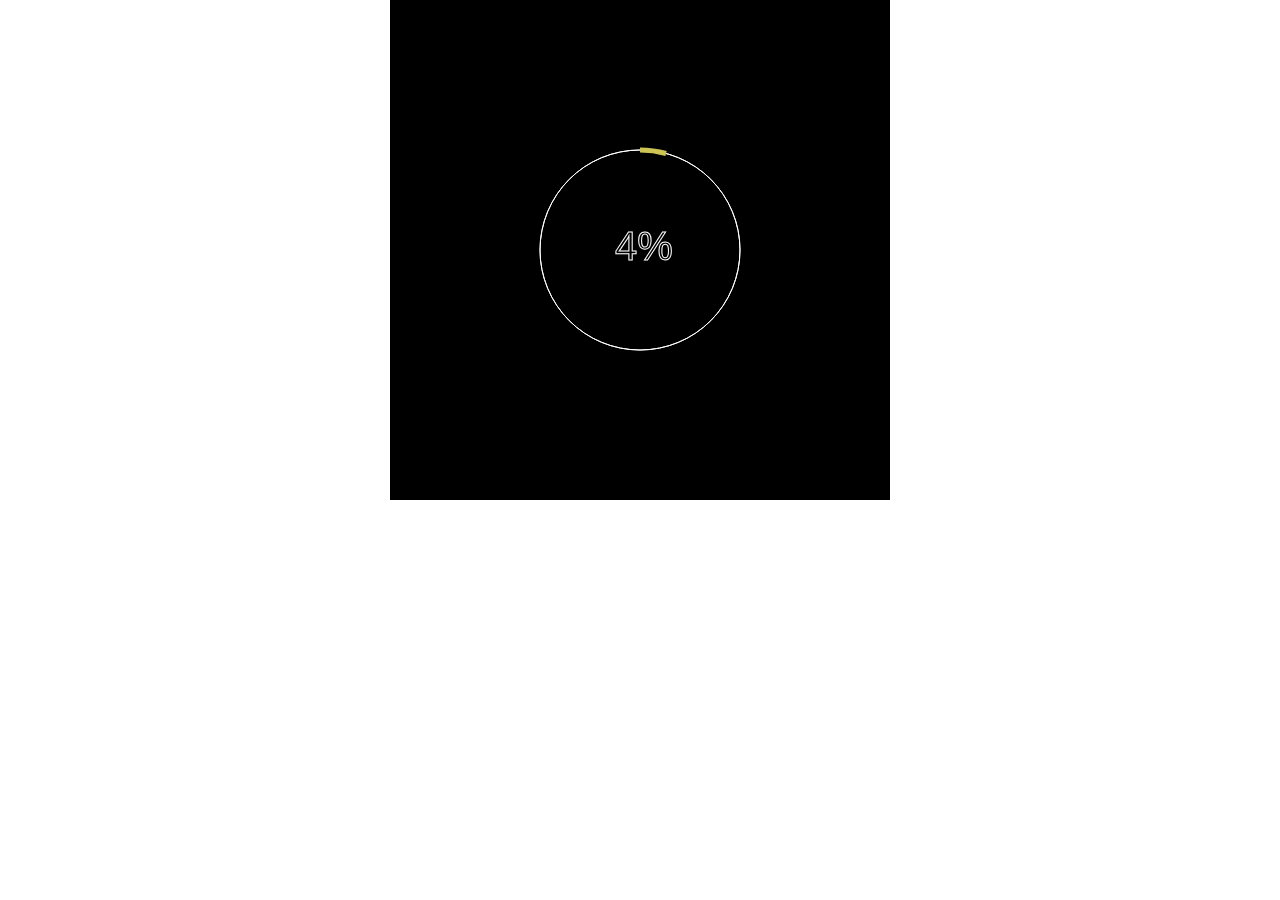
<file: css3_canvas_effect with circle progress bar_1/canvas 圆形进度条效果/test.html>
<!DOCTYPE html>
<html lang="en">

<head>
    <title>测试圆形进度条</title>
    <meta charset="UTF-8">
    <meta name="viewport" content="width=device-width, initial-scale=1">
    <!--<link href="css/style.css" rel="stylesheet">-->
    <style>
        * {
            margin: 0;
            padding: 0;
        }
        
        body {
            text-align: center;
            /*background-color: #000;*/
        }
    </style>
</head>

<body>
    <canvas id="cavs_progress" width="500" height="500" style="background:#000;"></canvas>
</body>
<script>
    window.onload = function() {
        //定义canvas
        var canvas = document.getElementById("cavs_progress");
        var context = canvas.getContext('2d'); //获得绘画环境
        var centerX = canvas.width / 2;
        var centerY = canvas.height / 2;
        var rad = Math.PI * 2 / 100; //度数
        var speed = 0.1; //加载速度 
        console.info("context::", context, centerX, centerY, rad);
        //绘制蓝色圆圈进度条
        function blueCircle(n) {
            context.save();
            context.strokeStyle = "#cec453";
            context.lineWidth = 5;
            context.beginPath();
            //用于绘制圆弧context.arc(x坐标，y坐标，半径，起始角度，终止角度，顺时针/逆时针)
            context.arc(centerX, centerY, 100, -Math.PI / 2, -Math.PI / 2 + n * rad, false);
            context.stroke();
            context.closePath();
            context.restore();
        }

        // function blueCircle(n) {
        //     context.save();
        //     context.strokeStyle = "#cec453"; //设置描边样式
        //     context.lineWidth = 5; //设置线宽
        //     context.beginPath(); //路径开始
        //     context.arc(centerX, centerY, 100, -Math.PI / 2, -Math.PI / 2 + n * rad, false); //用于绘制圆弧context.arc(x坐标，y坐标，半径，起始角度，终止角度，顺时针/逆时针)
        //     context.stroke(); //绘制
        //     context.closePath(); //路径结束
        //     context.restore();
        // }
        //绘制白色圈圈
        function whiteCircle() {
            context.save();
            context.beginPath();
            context.strokeStyle = "#fff";
            context.arc(centerX, centerY, 100, 0, Math.PI * 2, false);
            context.stroke();
            context.closePath();
            context.restore();

        }
        //绘制中间百分比文字
        function text(n) {
            context.save(); //save和restore可以保证样式属性只运用于该段canvas元素
            context.strokeStyle = "#fff"; //设置描边样式
            context.font = "40px Arial"; //设置字体大小和字体
            //绘制字体，并且指定位置
            context.strokeText(n.toFixed(0) + "%", centerX - 25, centerY + 10);
            context.stroke(); //执行绘制
            context.restore();
        }
        (function actionRolling() {
            //立即执行--动画循环
            window.requestAnimationFrame(actionRolling, canvas);
            context.clearRect(0, 0, canvas.width, canvas.height);
            whiteCircle();
            text(speed);
            blueCircle(speed);
            if (speed > 100) {
                speed = 0
                    // return;
            };
            speed += 0.1;

        }())

    }
</script>

</html>
</file>
<file: 鼠标点击按钮呈现水波扩散效果/css/lanrenzhijia.css>
@charset "utf-8";
/* 代码整理：懒人之家 www.lanrenzhijia.com */
* {
	box-sizing: border-box;
	outline: none;
}
body {
	font-family: 'Open Sans';
	font-size: 100%;
	font-weight: 300;
	line-height: 1.5em;
	text-align: center;
}
h1 {
	color: #666666;
	font-size: 2rem;
	line-height: 1.5em;
	margin: 2em 0 2em 0;
}
.box {
	margin: 1rem;
	width: 18.75rem;
}
.box img {
	width: 100%;
}
.btn {
	border: none;
	color: white;
	overflow: hidden;
	margin: 1rem;
	padding: 0;
	text-transform: uppercase;
	width: 150px;
	height: 40px;
}
.btn.color-1 {
	background-color: #426fc5;
}
.btn.color-2 {
	background-color: #00897b;
}
.btn.color-3 {
	background-color: #f6774f;
}
.btn.color-4 {
	background-color: #e94043;
}
.btn-border.color-1 {
	background-color: transparent;
	border: 2px solid #426fc5;
	color: #426fc5;
}
.btn-border.color-2 {
	background-color: transparent;
	border: 2px solid #00897b;
	color: #00897b;
}
.btn-border.color-3 {
	background-color: transparent;
	border: 2px solid #f6774f;
	color: #f6774f;
}
.btn-border.color-4 {
	background-color: transparent;
	border: 2px solid #e94043;
	color: #e94043;
}
.btn-round {
	border-radius: 10em;
}
.material-design {
	position: relative;
}
.material-design canvas {
	opacity: 0.25;
	position: absolute;
	top: 0;
	left: 0;
}
.container {
	align-content: center;
	align-items: flex-start;
	display: flex;
	flex-direction: row;
	flex-wrap: wrap;
	justify-content: center;
	margin: 0 auto;
	max-width: 46rem;
}
/* 代码整理：懒人之家 www.lanrenzhijia.com */
</file>
<file: css3_canvas_effect with circle progress bar_2/HTML5加载进度条百分比特效/css/default.css>
@import url(http://fonts.useso.com/css?family=Raleway:200,500,700,800);
@font-face {
	font-family: 'icomoon';
	src:url('../fonts/icomoon.eot?rretjt');
	src:url('../fonts/icomoon.eot?#iefixrretjt') format('embedded-opentype'),
		url('../fonts/icomoon.woff?rretjt') format('woff'),
		url('../fonts/icomoon.ttf?rretjt') format('truetype'),
		url('../fonts/icomoon.svg?rretjt#icomoon') format('svg');
	font-weight: normal;
	font-style: normal;
}

[class^="icon-"], [class*=" icon-"] {
	font-family: 'icomoon';
	speak: none;
	font-style: normal;
	font-weight: normal;
	font-variant: normal;
	text-transform: none;
	line-height: 1;

	/* Better Font Rendering =========== */
	-webkit-font-smoothing: antialiased;
	-moz-osx-font-smoothing: grayscale;
}

body, html { font-size: 100%; 	padding: 0; margin: 0;}

/* Reset */
*,
*:after,
*:before {
	-webkit-box-sizing: border-box;
	-moz-box-sizing: border-box;
	box-sizing: border-box;
}

/* Clearfix hack by Nicolas Gallagher: http://nicolasgallagher.com/micro-clearfix-hack/ */
.clearfix:before,
.clearfix:after {
	content: " ";
	display: table;
}

.clearfix:after {
	clear: both;
}

body{
	background: #f9f7f6;
	color: #404d5b;
	font-weight: 500;
	font-size: 1.05em;
	font-family: "Segoe UI", "Lucida Grande", Helvetica, Arial, "Microsoft YaHei", FreeSans, Arimo, "Droid Sans", "wenquanyi micro hei", "Hiragino Sans GB", "Hiragino Sans GB W3", "FontAwesome", sans-serif;
}
a{color: #2fa0ec;text-decoration: none;outline: none;}
a:hover,a:focus{color:#74777b;}

.htmleaf-container{
	margin: 0 auto;
	text-align: center;
	overflow: hidden;
}
.htmleaf-content {
	font-size: 150%;
	padding: 1em 0;
}

.htmleaf-content h2 {
	margin: 0 0 2em;
	opacity: 0.1;
}

.htmleaf-content p {
	margin: 1em 0;
	padding: 5em 0 0 0;
	font-size: 0.65em;
}
.bgcolor-1 { background: #f0efee; }
.bgcolor-2 { background: #f9f9f9; }
.bgcolor-3 { background: #e8e8e8; }/*light grey*/
.bgcolor-4 { background: #2f3238; color: #fff; }/*Dark grey*/
.bgcolor-5 { background: #df6659; color: #521e18; }/*pink1*/
.bgcolor-6 { background: #2fa8ec; }/*sky blue*/
.bgcolor-7 { background: #d0d6d6; }/*White tea*/
.bgcolor-8 { background: #3d4444; color: #fff; }/*Dark grey2*/
.bgcolor-9 { background: #ef3f52; color: #fff;}/*pink2*/
.bgcolor-10{ background: #64448f; color: #fff;}/*Violet*/
.bgcolor-11{ background: #3755ad; color: #fff;}/*dark blue*/
.bgcolor-12{ background: #3498DB; color: #fff;}/*light blue*/
/* Header */
.htmleaf-header{
	padding: 1em 190px 1em;
	letter-spacing: -1px;
	text-align: center;
}
.htmleaf-header h1 {
	font-weight: 600;
	font-size: 2em;
	line-height: 1;
	margin-bottom: 0;
	font-family: "Segoe UI", "Lucida Grande", Helvetica, Arial, "Microsoft YaHei", FreeSans, Arimo, "Droid Sans", "wenquanyi micro hei", "Hiragino Sans GB", "Hiragino Sans GB W3", "FontAwesome", sans-serif;
}
.htmleaf-header h1 span {
	font-family: "Segoe UI", "Lucida Grande", Helvetica, Arial, "Microsoft YaHei", FreeSans, Arimo, "Droid Sans", "wenquanyi micro hei", "Hiragino Sans GB", "Hiragino Sans GB W3", "FontAwesome", sans-serif;
	display: block;
	font-size: 60%;
	font-weight: 400;
	padding: 0.8em 0 0.5em 0;
	color: #c3c8cd;
}
/*nav*/
.htmleaf-demo a{color: #1d7db1;text-decoration: none;}
.htmleaf-demo{width: 100%;padding-bottom: 1.2em;}
.htmleaf-demo a{display: inline-block;margin: 0.5em;padding: 0.6em 1em;border: 3px solid #1d7db1;font-weight: 700;}
.htmleaf-demo a:hover{opacity: 0.6;}
.htmleaf-demo a.current{background:#1d7db1;color: #fff; }
/* Top Navigation Style */
.htmleaf-links {
	position: relative;
	display: inline-block;
	white-space: nowrap;
	font-size: 1.5em;
	text-align: center;
}

.htmleaf-links::after {
	position: absolute;
	top: 0;
	left: 50%;
	margin-left: -1px;
	width: 2px;
	height: 100%;
	background: #dbdbdb;
	content: '';
	-webkit-transform: rotate3d(0,0,1,22.5deg);
	transform: rotate3d(0,0,1,22.5deg);
}

.htmleaf-icon {
	display: inline-block;
	margin: 0.5em;
	padding: 0em 0;
	width: 1.5em;
	text-decoration: none;
}

.htmleaf-icon span {
	display: none;
}

.htmleaf-icon:before {
	margin: 0 5px;
	text-transform: none;
	font-weight: normal;
	font-style: normal;
	font-variant: normal;
	font-family: 'icomoon';
	line-height: 1;
	speak: none;
	-webkit-font-smoothing: antialiased;
}
/* footer */
.htmleaf-footer{width: 100%;padding-top: 10px;}
.htmleaf-small{font-size: 0.8em;}
.center{text-align: center;}
/****/
.related {
	position: absolute;
	top: 100%;
	left: 0;
	width: 100%;
	color: #fff;
	background: #333;
	text-align: center;
	font-size: 1.25em;
	padding: 0.5em 0;
	overflow: hidden;
}

.related > a {
	vertical-align: top;
	width: calc(100% - 20px);
	max-width: 340px;
	display: inline-block;
	text-align: center;
	margin: 20px 10px;
	padding: 25px;
	font-family: "Segoe UI", "Lucida Grande", Helvetica, Arial, "Microsoft YaHei", FreeSans, Arimo, "Droid Sans", "wenquanyi micro hei", "Hiragino Sans GB", "Hiragino Sans GB W3", "FontAwesome", sans-serif;
}
.related a {
	display: inline-block;
	text-align: left;
	margin: 20px auto;
	padding: 10px 20px;
	opacity: 0.8;
	-webkit-transition: opacity 0.3s;
	transition: opacity 0.3s;
	-webkit-backface-visibility: hidden;
}

.related a:hover,
.related a:active {
	opacity: 1;
}

.related a img {
	max-width: 100%;
	opacity: 0.8;
	border-radius: 4px;
}
.related a:hover img,
.related a:active img {
	opacity: 1;
}
.related h3{font-family: "Microsoft YaHei", sans-serif;}
.related a h3 {
	font-weight: 300;
	margin-top: 0.15em;
	color: #fff;
}
/* icomoon */
.icon-htmleaf-home-outline:before {
	content: "\e5000";
}

.icon-htmleaf-arrow-forward-outline:before {
	content: "\e5001";
}

@media screen and (max-width: 50em) {
	.htmleaf-header {
		padding: 3em 10% 4em;
	}
	.htmleaf-header h1 {
        font-size:2em;
    }
}


@media screen and (max-width: 40em) {
	.htmleaf-header h1 {
		font-size: 1.5em;
	}
}

@media screen and (max-width: 30em) {
    .htmleaf-header h1 {
        font-size:1.2em;
    }
}
</file>
<file: css3_effect with hover img animation_2/适合图片列表排列(文字说明较多)的CSS3动画效果/css/style.css>
body {
    font-family: Lato, 'Open Sans', sans-sarif;
    font-size: 16px;
    background-color: #1F1F1F;
}

* {
    margin: 0;
    padding: 0;
    box-sizing: border-box;
}

.container {
    margin: 0 auto;
    max-width: 1000px;
}

.row {
    width: 103%;
    float: left;
    margin: 110px -1.5%;
}


/*= common css to all effects =*/

.single-member {
    width: 280px;
    float: left;
    margin: 30px 2.5%;
    background-color: #fff;
    text-align: center;
    position: relative;
}

.member-image img {
    max-width: 100%;
    vertical-align: middle;
}

h3 {
    font-size: 24px;
    font-weight: normal;
    margin: 10px 0 0;
    text-transform: uppercase;
}

h5 {
    font-size: 16px;
    font-weight: 300;
    margin: 0 0 15px;
    line-height: 22px;
}

p {
    font-size: 14px;
    font-weight: 300;
    line-height: 22px;
    padding: 0 30px;
    margin-bottom: 10px;
}

.social-touch a {
    display: inline-block;
    width: 27px;
    height: 26px;
    vertical-align: middle;
    margin: 0 2px;
    background-image: url(../images/social-icons.png);
    background-repeat: no-repeat;
    opacity: 0.7;
    transition: 0.3s;
}

.social-touch a:hover {
    opacity: 1;
    transition: 0.3s;
}

.fb-touch {
    background-position: 0 0;
}

.tweet-touch {
    background-position: -35px 0;
}

.linkedin-touch {
    background-position: -71px 0;
}

.icon-colored .fb-touch {
    background-position: 0 -27px;
}

.icon-colored .tweet-touch {
    background-position: -35px -27px;
}

.icon-colored .linkedin-touch {
    background-position: -71px -27px;
}


/*= common css to all effects end =*/


/*= effect-1 css =*/

.effect-1 {
    border-radius: 5px 5px 0 0;
    padding-bottom: 40px;
}

.effect-1 .member-image {
    border: 2px solid #fff;
    border-radius: 60px 0;
    display: inline-block;
    margin-top: -72px;
    overflow: hidden;
    transition: 0.3s;
}

.effect-1 .social-touch {
    background-color: #e13157;
    position: absolute;
    left: 0;
    bottom: 0;
    height: 5px;
    overflow: hidden;
    padding: 5px 0 0;
    width: 100%;
    transition: 0.3s;
}

.effect-1 .member-image img {
    transition: 0.3s;
    border-radius: 60px 0;
}

.effect-1:hover .member-image {
    border-color: #e13157;
    transition: 0.3s;
    border-radius: 50%;
}

.effect-1:hover .social-touch {
    padding: 6px 0;
    height: 38px;
    transition: 0.3s;
}


/*= effect-1 css end =*/


/*= effect-2 css =*/

.effect-2 {
    max-height: 302px;
    min-height: 302px;
    overflow: hidden;
}

.effect-2 h3 {
    padding-top: 7px;
    line-height: 33px;
}

.effect-2 .member-image {
    border-bottom: 5px solid #1fb554;
    height: 212px;
    overflow: hidden;
    width: 100%;
    transition: 0.4s;
    display: inline-block;
    float: none;
    vertical-align: middle;
}

.effect-2 .member-info {
    transition: 0.4s;
}

.effect-2 .member-image img {
    width: 100%;
    vertical-align: bottom;
}

.effect-2 .social-touch {
    background-color: #1fb554;
    float: left;
    left: 0;
    bottom: 0;
    overflow: hidden;
    padding: 5px 0;
    width: 100%;
    transition: 0.4s;
}

.effect-2:hover .member-image {
    height: 81px;
    transition: 0.4s;
}


/*= effect-2 css end =*/


/*= effect-3 css =*/

.effect-3 {
    max-height: 302px;
    min-height: 302px;
    overflow: hidden;
}

.effect-3 h3 {
    padding-top: 7px;
    line-height: 33px;
}

.effect-3 .member-image {
    border-bottom: 5px solid #e5642b;
    transition: 0.4s;
    height: 212px;
    width: 100%;
    display: inline-block;
    float: none;
    vertical-align: middle;
}

.effect-3 .member-info {
    transition: 0.4s;
}

.effect-3 .member-image img {
    width: 100%;
    vertical-align: bottom;
}

.effect-3 .social-touch {
    background-color: #e5642b;
    float: left;
    left: 0;
    bottom: 0;
    overflow: hidden;
    padding: 5px 0;
    width: 100%;
    transition: 0.4s;
}

.effect-3:hover .member-image {
    border-bottom: 0;
    border-radius: 0 0 50px 50px;
    height: 81px;
    display: inline-block;
    overflow: hidden;
    width: 109px;
    transition: 0.4s;
}


/*= effect-3 css end =*/


/*= effect-4 css =*/

.effect-4 {
    max-height: 289px;
    min-height: 289px;
    overflow: hidden;
}

.effect-4 h3 {
    line-height: 35px;
}

.effect-4 .member-image {
    position: absolute;
    width: 100%;
    transition: 0.4s;
}

.effect-4 .member-image img {
    width: 100%;
}

.effect-4 .more-info {
    height: 0;
    transition: 0.4s;
    overflow: hidden;
    z-index: 9;
    position: relative;
    background-color: #fff;
}

.effect-4:hover .more-info {
    height: 208px;
    transition: 0.4s;
}


/*= effect-4 css end =*/


/*= effect-5 css =*/

.effect-5 {
    max-height: 289px;
    min-height: 289px;
    overflow: hidden;
}

.effect-5 .member-info {
    background-color: #fff;
    position: absolute;
    width: 100%;
    top: 0;
    left: 0;
    height: 82px;
    transition: 0.3s;
    z-index: 2;
}

.effect-5 .member-image {
    margin-top: 82px;
    float: left;
    width: 100%;
    position: relative;
    transition: 0.3s;
    z-index: 4;
}

.effect-5 .member-image img {
    width: 100%;
}

.effect-5 .member-info:before {
    border-left: 140px solid transparent;
    border-right: 140px solid transparent;
    border-top: 15px solid #fff;
    bottom: -15px;
    content: "";
    left: 0;
    position: absolute;
    z-index: 9;
}

.effect-5:hover .member-info {
    height: 215px;
    transition: 0.3s;
    z-index: 6;
}

.effect-5:hover .member-image {
    margin-top: 200px;
    transition: 0.3s;
}


/*= effect-5 css end =*/


/*= effect-6 css =*/

.effect-6 {
    max-height: 289px;
    min-height: 289px;
    overflow: hidden;
}

.effect-6 .member-info {
    background-color: #fff;
    position: absolute;
    width: 100%;
    top: 0;
    left: 0;
    height: 82px;
    transition: 0.3s;
    z-index: 2;
}

.effect-6 .member-image {
    margin-top: 82px;
    float: left;
    width: 100%;
    position: relative;
    transition: 0.3s;
    z-index: 4;
    overflow: hidden;
}

.effect-6 .member-image img {
    width: 100%;
}

.effect-6:hover .member-info {
    height: 215px;
    transition: 0.3s;
    z-index: 6;
    border-radius: 0 0 50% 50%;
    overflow: hidden;
}

.effect-6:hover .member-image {
    margin-top: 100px;
    transition: 0.3s;
    border-radius: 0;
}


/*= effect-6 css end =*/


/*= effect-7 css =*/

.effect-7 {
    max-height: 289px;
    min-height: 289px;
    overflow: hidden;
}

.effect-7 h3 {
    line-height: 35px;
}

.effect-7 .member-image {
    position: absolute;
    bottom: 0;
    width: 100%;
    transition: 0.4s;
    z-index: 1;
}

.effect-7 .member-image img {
    width: 100%;
    transition: 0.4s;
    opacity: 1;
    height: 100%;
}

.effect-7 .more-info {
    height: 208px;
    transition: 0.4s;
    overflow: hidden;
    position: relative;
    background-color: #fff;
}

.effect-7:hover .member-image {
    bottom: 40%;
}

.effect-7:hover .member-image img {
    width: 0;
    height: 0;
    transition: 0.4s;
    opacity: 0;
}


/*= effect-7 css end =*/


/*= effect-8 css =*/

.effect-8 {
    max-height: 289px;
    min-height: 289px;
    overflow: hidden;
    perspective: 800px;
}

.effect-8 h3 {
    line-height: 35px;
}

.effect-8 .member-image {
    position: absolute;
    bottom: 0;
    width: 100%;
    transition: 0.4s;
    z-index: 1;
}

.effect-8 .member-image img {
    width: 100%;
    transition: 0.4s;
    height: 100%;
}

.effect-8 .more-info {
    height: 208px;
    transition: 0.4s;
    overflow: hidden;
    position: relative;
    background-color: #fff;
}

.effect-8:hover .member-image {
    transform: rotateX(82deg);
    transform-origin: center bottom 0;
    transition: 0.4s;
}


/*= effect-8 css end =*/


/*= effect-9 css =*/

.effect-9 {
    max-height: 289px;
    min-height: 289px;
    overflow: hidden;
    perspective: 800px;
}

.effect-9 h3 {
    line-height: 35px;
}

.effect-9 .member-image {
    position: absolute;
    bottom: 0;
    width: 100%;
    transition: 0.4s;
    z-index: 1;
}

.effect-9 .member-image img {
    width: 100%;
    transition: 0.4s;
    height: 100%;
}

.effect-9 .more-info {
    height: 208px;
    transition: 0.4s;
    overflow: hidden;
    position: relative;
    background-color: #fff;
}

.effect-9:hover .member-image {
    transform: translateY(100%);
    transition: 0.4s;
}


/*= effect-9 css end =*/


/*= Media Query 
=============== */

@media only screen and (max-width: 980px) {
    .row {
        width: 100%;
        margin: 110px 0;
    }
    .team-members {
        text-align: center;
    }
    .single-member {
        float: none;
        display: inline-block;
        vertical-align: bottom;
    }
}


/*= Media Query End
=================== */
</file>
<file: 简单有效的多重css3漂亮下拉样式/css/style4.css>
@import url('demo.css');
@import url('common.css');
@import url('icons.css');
/* ��������������֮�� www.lanrenzhijia.com */
.cd-dropdown {
	-webkit-perspective: 800px;
	-moz-perspective: 800px;
	-o-perspective: 800px;
	-ms-perspective: 800px;
	perspective: 800px;
}

.cd-dropdown > span {
	-webkit-transform-style: preserve-3d;
	-moz-transform-style: preserve-3d;
	-o-transform-style: preserve-3d;
	-ms-transform-style: preserve-3d;
	transform-style: preserve-3d;

	-webkit-transform-origin: 50% 0%;
	-moz-transform-origin: 50% 0%;
	-o-transform-origin: 50% 0%;
	-ms-transform-origin: 50% 0%;
	transform-origin: 50% 0%;

	-webkit-transition: -webkit-transform .3s;
	-moz-transition: -moz-transform .3s;
	-o-transition: -o-transform .3s;
	-ms-transition: -ms-transform .3s;
	transition: transform .3s;
}

.cd-dropdown > span:active {
	-webkit-transform: rotateX(60deg);
	-moz-transform: rotateX(60deg);
	-o-transform: rotateX(60deg);
	-ms-transform: rotateX(60deg);
	transform: rotateX(60deg);
}

.cd-dropdown > span,
.cd-dropdown ul li:nth-last-child(-n+3) span {
	box-shadow: 0 1px 1px rgba(0,0,0,0.1);
}

.cd-dropdown ul {
	position: absolute;
	top: 0px;
	width: 100%;
}

.cd-dropdown ul li {
	position: absolute;
	width: 100%;
}

.cd-active.cd-dropdown > span {
	color: #f8b161;
}

.cd-active.cd-dropdown > span,
.cd-active.cd-dropdown ul li span {
	box-shadow: 0 1px 1px rgba(0,0,0,0.1);
}

.cd-active.cd-dropdown ul li span {
	-webkit-transition: all 0.2s linear 0s;
	-moz-transition: all 0.2s linear 0s;
	-ms-transition: all 0.2s linear 0s;
	-o-transition: all 0.2s linear 0s;
	transition: all 0.2s linear 0s;
}

.cd-active.cd-dropdown ul li span:hover {
	background: #f8b161;
	color: #fff;
}/* ��������������֮�� www.lanrenzhijia.com */
</file>
<file: css3_effect with hover img animation_1/多款炫酷鼠标悬停图文动画效果/css/lanren.css>
/*= Reset CSS 
============= */
html, body {border: 0; margin: 0; padding: 0;}
body { font: 14px "Lato", Arial, sans-serif; min-width: 100%; min-height: 100%; color: #666; background-color: #2D2D2D; }
.container{margin: 0 auto; max-width: 1060px;}
h2{color: #fff; float: left; width: 100%; font-size: 24px; font-weight: 400; text-align: center; padding: 50px 0 40px; position: relative; z-index: 50;}
h2 span{position: relative; padding-bottom: 10px;}
h2 span:after{content: ""; width: 50%; height: 3px; background-color: #fff; position: absolute; left: 25%; bottom: 0;}
*{margin: 0; padding: 0; box-sizing: border-box;}
img{max-width: 100%; vertical-align: middle;}
.full-length{width: 100%; float: left; padding-bottom: 80px;}
ul{margin: 0 -1.5%;}
li{float: left; width: 31.33%; margin: 10px 1%; list-style: none;}

h3{font-size: 20px; margin: 5px 0 10px;}
p{font-weight: 300; line-height: 20px; font-size: 14px; margin-bottom: 15px;}
.btn{display: inline-block; padding: 5px 10px; font-size: 14px; color: #fff; border: 2px solid #4d92d9; background-color: #4d92d9; text-decoration: none; transition: 0.4s;}
.btn:hover{background-color: transparent; color: #4d92d9; transition: 0.4s;}
.text-desc{position: absolute; left: 0; top: 0; background-color: #fff; height: 100%; opacity: 0; width: 100%; padding: 20px;}
/*= Reset CSS End
================= *

/* effect-1 css */
.port-1{float: left; width: 100%; position: relative; overflow: hidden; text-align: center; border: 4px solid rgba(255, 255, 255, 0.9);}
.port-1 .text-desc{opacity: 0.9; top: -100%; transition: 0.5s; color: #000; padding: 45px 20px 20px;}
.port-1 img{transition: 0.5s;}
.port-1:hover img{transform: scale(1.2);}

.port-1.effect-1:hover .text-desc{top: 0;}

.port-1.effect-2 .text-desc{top: auto; bottom: -100%;}
.port-1.effect-2:hover .text-desc{bottom: 0;}

.port-1.effect-3 .text-desc{top: 50%; left: 50%; width: 0; height: 0; overflow: hidden; padding: 0;}
.port-1.effect-3:hover .text-desc{width: 100%; top: 0; left: 0; height: 100%; padding: 45px 20px 20px;}
/* effect-1 css end */

/* effect-2 css */
.port-2{float: left; width: 100%; position: relative; overflow: hidden; text-align: center; border: 4px solid rgba(255, 255, 255, 0.9); perspective: 800px;}
.port-2 .text-desc{z-index: -1; transition: 0.6s;}
.port-2 .image-box{transition: 0.4s;}
.port-2:hover .image-box{transform: rotateX(80deg); transform-origin: center bottom 0; transition: 0.4s;}

.port-2.effect-1:hover .text-desc{opacity: 1;}

.port-2.effect-2 .text-desc{opacity: 1; top: -100%;}
.port-2.effect-2:hover .text-desc{top: 0;}

.port-2.effect-3 .text-desc{opacity: 1; top: auto; bottom: -100%;}
.port-2.effect-3:hover .text-desc{bottom: 0;}
/* effect-2 css end */

/* effect-3 css */
.port-3{float: left; width: 100%; position: relative; overflow: hidden; text-align: center; border: 4px solid rgba(255, 255, 255, 0.9); perspective: 500px;}
.port-3 img{transition: 0.5s;}

.port-3.effect-1 .text-desc{z-index: -1; transition: 0.5s; transform: rotateX(80deg); transform-origin: center top 0; padding: 45px 20px 20px; opacity: 1;}
.port-3.effect-1:hover .text-desc{transform: none;}
.port-3.effect-1:hover img{opacity: 0; transform: scale(1.2)}

.port-3.effect-2 .text-desc{z-index: -1; transition: 0.5s; transform: rotateX(80deg); transform-origin: center bottom 0; top: auto; bottom: 0; padding: 45px 20px 20px;}
.port-3.effect-2:hover .text-desc{transform: none; opacity: 1;}
.port-3.effect-2:hover img{transform: translateY(-100%)}

.port-3.effect-3 .text-desc{z-index: -1; transition: 0.5s; transform: rotateX(80deg); transform-origin: center top 0; padding: 45px 20px 20px;}
.port-3.effect-3:hover .text-desc{transform: none; opacity: 1;}
.port-3.effect-3:hover img{transform: translateY(100%)}
/* effect-3 css end */

/* effect-4 css */
.port-4{float: left; width: 100%; position: relative; overflow: hidden; text-align: center; border: 4px solid rgba(255, 255, 255, 0.9); z-index: 10;}

.port-4.effect-1 img{transition: 0.5s; transform: rotateY(360deg) scale(1, 1);}
.port-4.effect-1 .text-desc{transform: rotateY(0deg) scale(0, 0); transition: 0.5s; opacity: 0; padding: 45px 20px 20px;}
.port-4.effect-1:hover .text-desc{transform: rotateY(360deg) scale(1, 1);  opacity: 1;}
.port-4.effect-1:hover img{transform: rotateY(0deg) scale(0, 0);}

.port-4.effect-2{z-index: 12;}
.port-4.effect-2 img{transition: 0.5s; transform: rotateX(360deg) scale(1, 1);}
.port-4.effect-2 .text-desc{transform: rotateX(0deg) scale(0, 0); transition: 0.5s; opacity: 0; padding: 45px 20px 20px;}
.port-4.effect-2:hover .text-desc{transform: rotateX(360deg) scale(1, 1);  opacity: 1;}
.port-4.effect-2:hover img{transform: rotateX(0deg) scale(0, 0);}

.port-4.effect-3 img{transition: 0.5s; transform: rotate(360deg) scale(1, 1);}
.port-4.effect-3 .text-desc{transform: rotate(0deg) scale(0, 0); transition: 0.5s; opacity: 0; padding: 45px 20px 20px;}
.port-4.effect-3:hover .text-desc{transform: rotate(360deg) scale(1, 1);  opacity: 1;}
.port-4.effect-3:hover img{transform: rotate(0deg) scale(0, 0);}
/* effect-4 css end */

/* effect-5 css */
.port-5{float: left; width: 100%; position: relative; overflow: hidden; text-align: center; border: 4px solid rgba(255, 255, 255, 0.9); overflow: visible;}

.port-5.effect-1{z-index: 9;}
.port-5.effect-1 img{transition: 0.5s;}
.port-5.effect-1:hover img{transform: scale(0.5) translateX(-100%); position: relative; z-index: 9; border: 6px solid rgba(255, 255, 255, 0.9);}
.port-5.effect-1 .text-desc{transform: translateX(100%); opacity: 0; padding: 40px 20px 20px 90px; transition: 0.5s;}
.port-5.effect-1:hover .text-desc{transform: translateX(0px); opacity: 1;}

.port-5.effect-2{z-index: 10;}
.port-5.effect-2 img{transition: 0.5s; transform: none);}
.port-5.effect-2:hover img{transform: scale(0.5) translateY(100%); position: relative; z-index: 9; border: 6px solid rgba(255, 255, 255, 0.9);}
.port-5.effect-2 .text-desc{transform: translateY(-100%); opacity: 0; padding: 20px; transition: 0.5s;}
.port-5.effect-2:hover .text-desc{transform: translateY(0px); opacity: 1;}

.port-5.effect-3 img{transition: 0.5s;}
.port-5.effect-3:hover img{transform: scale(0.5) translateX(100%); position: relative; z-index: 9; border: 6px solid rgba(255, 255, 255, 0.9);}
.port-5.effect-3 .text-desc{transform: translateX(-100%); opacity: 0; padding: 40px 90px 20px 20px; transition: 0.5s;}
.port-5.effect-3:hover .text-desc{transform: translateX(0px); opacity: 1;}
/* effect-5 css end */

/* effect-6 css */
.port-6{float: left; width: 100%; position: relative; overflow: hidden; text-align: center; border: 4px solid rgba(255, 255, 255, 0.9); overflow: visible;}

.port-6.effect-1{z-index: 8;}
.port-6.effect-1 img{transition: 0.5s;}
.port-6.effect-1:hover img{transform: scale(0.3) translateY(110%); position: relative; z-index: 9;}
.port-6.effect-1 .text-desc{transform: translateY(-100%); opacity: 0; padding: 10px 20px; transition: 0.5s;}
.port-6.effect-1:hover .text-desc{transform: translateY(0px); opacity: 1;}

.port-6.effect-2{z-index: 7;}
.port-6.effect-2 img{transition: 0.6s; z-index: 1;}
.port-6.effect-2:hover img{transform: scale(0.3) translateX(110%); position: relative; z-index: 9;}
.port-6.effect-2 .text-desc{transform: translateX(-100%); opacity: 0; padding: 40px 120px 20px 20px; transition: 0.6s;}
.port-6.effect-2:hover .text-desc{transform: translateX(0px); opacity: 1;}

.port-6.effect-3 img{transition: 0.5s;}
.port-6.effect-3:hover img{transform: scale(0.3) translateY(-110%); position: relative; z-index: 9;}
.port-6.effect-3 .text-desc{transform: translateY(100%); opacity: 0; padding: 85px 20px 10px; transition: 0.5s;}
.port-6.effect-3:hover .text-desc{transform: translateY(0px); opacity: 1;}
/* effect-6 css end */

/* effect-7 css */
.port-7{float: left; width: 100%; position: relative; overflow: hidden; text-align: center; border: 4px solid rgba(255, 255, 255, 0.9); overflow: hidden;}
.port-7 .text-desc{opacity: 0; transition: 0.5s; color: #000;}

.port-7.effect-1 img{transition: 0.5s; position: relative; width: 100%; left: 0;}
.port-7.effect-1:hover img{left: 50%;}
.port-7.effect-1 .text-desc{transform: perspective(600px) rotateY(90deg); transform-origin: left center 0; width: 50%; position: absolute; left: 0; top: 0;  padding: 18px 10px;}
.port-7.effect-1:hover .text-desc{opacity: 1; transform: perspective(600px) rotateY(0deg); z-index: 99;}

.port-7.effect-2 img{transition: 0.5s; position: relative; width: 100%; top: 0;}
.port-7.effect-2:hover img{top: 50%;}
.port-7.effect-2 .text-desc{transform: perspective(600px) rotateX(90deg); transform-origin: top center 0; width: 100%; position: absolute; left: 0; top: 0; height: 50%; padding: 5px 10px;}
.port-7.effect-2:hover .text-desc{opacity: 1; transform: perspective(600px) rotateX(0deg); z-index: 99;}

.port-7.effect-3 img{transition: 0.5s; position: relative; width: 100%; right: 0;}
.port-7.effect-3:hover img{right: 50%;}
.port-7.effect-3 .text-desc{transform: perspective(600px) rotateY(-90deg); transform-origin: right center 0; width: 50%; position: absolute; left: auto; right: 0; top: 0;  padding: 18px 10px;}
.port-7.effect-3:hover .text-desc{opacity: 1; transform: perspective(600px) rotateY(0deg); z-index: 99;}
/* effect-7 css end */

/* effect-8 css */
.port-8{float: left; width: 100%; position: relative; overflow: hidden; text-align: center; border: 4px solid rgba(255, 255, 255, 0.9); overflow: hidden;}
.port-8 .text-desc{opacity: 0; transition: 0.5s; color: #000; padding: 45px 20px 20px;}

.port-8.effect-1 img{transition: 0.5s;}
.port-8.effect-1:hover img{transform: scale(1.1);}
.port-8.effect-1 .text-desc{left: 0; position: absolute; top: 0; width: 100%; height: 100%; transform: scale(0);  backface-visibility: hidden;}
.port-8.effect-1:hover .text-desc{opacity: 1; transform: scale(1); border-radius: 20%;}

.port-8.effect-2 img{transition: 0.5s;}
.port-8.effect-2:hover img{transform: scale(1.1);}
.port-8.effect-2 .text-desc{left: 0; position: absolute; top: 0; width: 100%; height: 100%; transform: scale(0);  backface-visibility: hidden;}
.port-8.effect-2:hover .text-desc{opacity: 1; transform: scale(1); border-radius: 50% 0 50% 0;}

.port-8.effect-2 img{transition: 0.5s;}
.port-8.effect-2:hover img{transform: scale(1.1);}
.port-8.effect-2 .text-desc{left: 0; position: absolute; top: 0; width: 100%; height: 100%; transform: scale(0);  backface-visibility: hidden;}
.port-8.effect-2:hover .text-desc{opacity: 1; transform: scale(1); border-radius: 50% 0 50% 0;}

.port-8.effect-3 img{transition: 0.5s;}
.port-8.effect-3:hover img{transform: scale(1.1);}
.port-8.effect-3 .text-desc{left: 0; position: absolute; top: 0; width: 100%; height: 100%; transform: scale(0);  backface-visibility: hidden; background: none; padding: 40px 70px 20px;}
.port-8.effect-3 .text-desc:before, .port-8.effect-3 .text-desc:after{background-color: #fff; border-radius: 50% 50% 0 0; content: ""; height: 100%; left: 50%; position: absolute; top: 0; transform: rotate(-50deg); transform-origin: 0 100% 0; width: 50%; z-index: -1;}
.port-8.effect-3 .text-desc:after {left: 0; transform: rotate(50deg); transform-origin: 100% 100% 0;}
.port-8.effect-3:hover .text-desc{opacity: 1; transform: scale(1);}
/* effect-8 css end */


/*= Media Screen CSS
==================== */
@media only screen and (max-width: 1090px){
	ul{width: 340px; margin: 0 auto;}
	li{width: 100%; margin: 20px 0;}
	.port-5.effect-1 {z-index: 19;}
}

@media only screen and (max-width: 360px){
	ul{width: 300px;}
	.port-1 .text-desc, 
	.port-1.effect-3:hover .text-desc, 
	.port-3.effect-1 .text-desc, 
	.port-3.effect-3 .text-desc,
	.port-4.effect-1 .text-desc,
	.port-4.effect-2 .text-desc,
	.port-4.effect-3 .text-desc, .port-8 .text-desc{padding: 20px;}
	.text-desc{padding: 7px;}
	.port-5.effect-1 .text-desc{padding: 13px 20px 20px 90px;}
	.port-5.effect-2 .text-desc{padding: 10px;}
	.port-5.effect-3 .text-desc{padding: 16px 90px 20px 20px;}
	.port-6.effect-1 .text-desc .btn, 
	.port-6.effect-2 .text-desc .btn,
	.port-6.effect-3 .text-desc .btn,
	.port-7.effect-1 .text-desc .btn,
	.port-7.effect-2 .text-desc .btn,
	.port-7.effect-3 .text-desc .btn,
	.port-8.effect-3 .text-desc .btn{display: none;}
	.port-6.effect-2 .text-desc{padding: 20px 120px 20px 20px;}
	.port-6.effect-3 .text-desc{padding: 75px 20px 10px;}
	.port-7.effect-1 .text-desc{padding: 12px 10px;}
	.port-8.effect-3 .text-desc{padding: 28px 70px 20px;}
}
/*= Media Screen CSS End
======================== */
</file>
